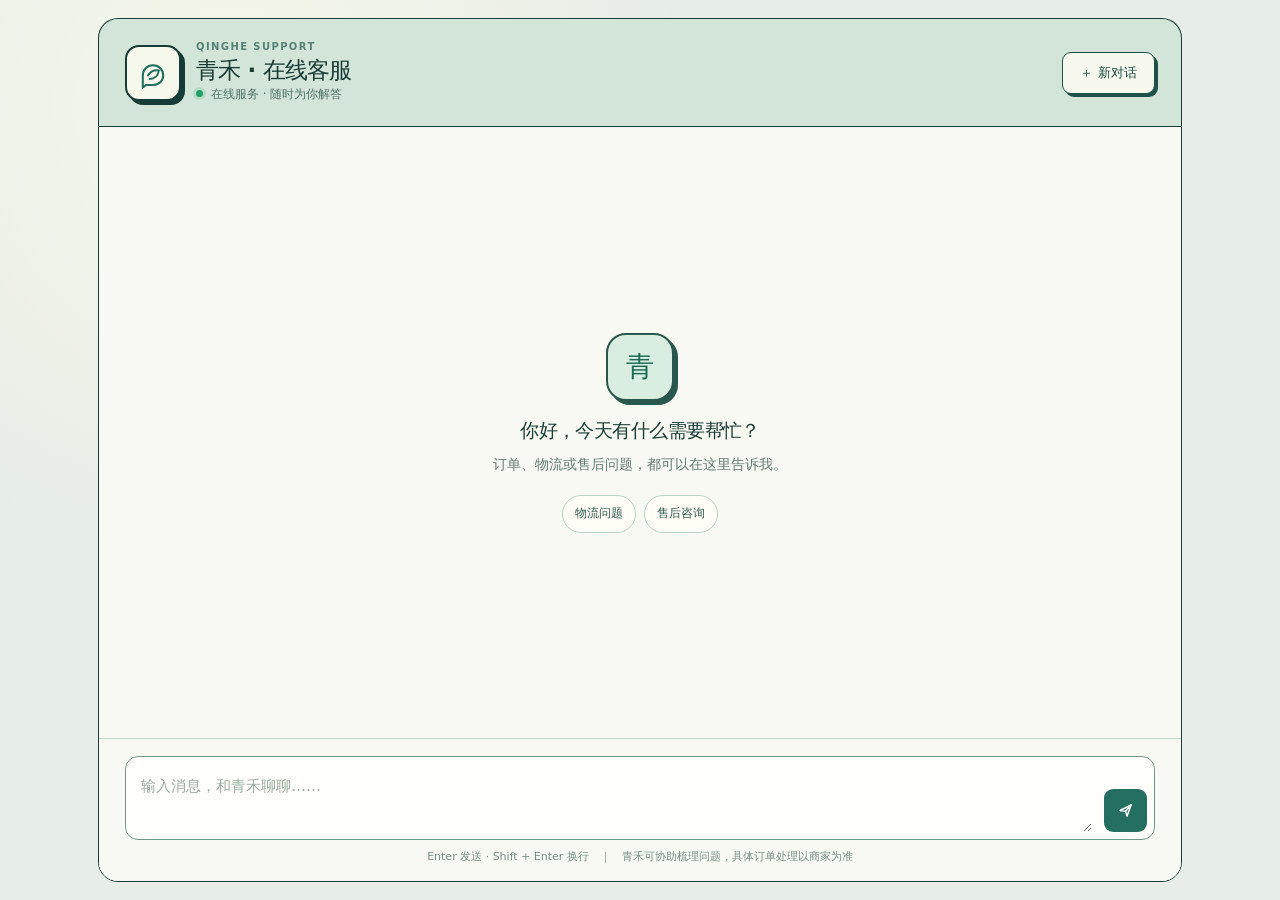
<file: src/customer_service/index.html>
<!doctype html>
<html lang="zh-CN">
<head>
  <meta charset="utf-8">
  <meta name="viewport" content="width=device-width, initial-scale=1">
  <title>青禾客服 · 在线对话</title>
  <style>
    :root { font-family: "Inter", "Microsoft YaHei", "PingFang SC", system-ui, sans-serif; color: #18243a; background: #f3f6fb; font-synthesis: none; }
    * { box-sizing: border-box; }
    body { margin: 0; }
    button, textarea, input { font: inherit; }
    button { cursor: pointer; transition: background .2s ease, border-color .2s ease, transform .2s ease, box-shadow .2s ease; }
    button:focus-visible, textarea:focus-visible, input:focus-visible { outline: 3px solid #9ec6ff; outline-offset: 2px; }
    button:disabled { cursor: not-allowed; opacity: .56; }
    main { width: min(1080px, 100%); height: 100dvh; min-height: 680px; margin: auto; padding: 24px; display: grid; grid-template-rows: auto minmax(0, 1fr); gap: 18px; }
    header, section { min-width: 0; background: #fff; border: 1px solid #e3e9f2; border-radius: 20px; box-shadow: 0 10px 32px #1f3b6509; }
    header { padding: 19px 24px; display: flex; align-items: center; justify-content: space-between; gap: 20px; }
    .brand { display: flex; align-items: center; gap: 15px; min-width: 0; }
    .brand-mark { display: grid; place-items: center; flex: none; width: 46px; height: 46px; border-radius: 14px; color: #fff; background: linear-gradient(145deg, #2769d7, #184ba8); box-shadow: 0 7px 18px #2461c533; }
    .brand-mark svg { width: 25px; height: 25px; }
    .eyebrow { margin: 0 0 5px; color: #5c7baa; font-size: 10px; font-weight: 750; letter-spacing: .16em; }
    h1 { margin: 0; font-size: 21px; line-height: 1.2; letter-spacing: -.035em; }
    p { margin: 0; color: #728096; font-size: 13px; line-height: 1.6; }
    .header-actions { display: flex; align-items: center; gap: 14px; flex: none; }
    .model-badge { display: flex; align-items: center; gap: 8px; padding: 9px 12px; border: 1px solid #e3eaf3; border-radius: 999px; color: #4b617f; background: #f8fafd; font-size: 12px; font-weight: 650; }
    .status-dot { width: 7px; height: 7px; border-radius: 50%; background: #24b47e; box-shadow: 0 0 0 4px #d9f6e9; }
    button.secondary { min-height: 40px; padding: 9px 14px; border: 1px solid #dbe5f1; border-radius: 10px; color: #385371; background: #fff; font-size: 13px; font-weight: 650; }
    button.secondary:hover { background: #f5f9ff; border-color: #bdd1ec; }
    .chat { display: grid; grid-template-rows: auto minmax(0, 1fr) auto; overflow: hidden; }
    .chat-topbar { display: flex; align-items: center; justify-content: space-between; gap: 12px; padding: 19px 24px; border-bottom: 1px solid #edf1f6; }
    .chat-topbar h2 { margin: 0; font-size: 15px; letter-spacing: -.015em; }
    .chat-topbar p { margin-top: 4px; }
    .live-label { padding: 6px 10px; border: 1px solid #d6e8fa; border-radius: 999px; background: #f1f8ff; color: #2871b3; font-size: 11px; font-weight: 700; white-space: nowrap; }
    #messages { padding: 26px 28px; overflow-y: auto; display: flex; flex-direction: column; gap: 22px; background: radial-gradient(circle at 50% 0, #f7faff 0, #fff 48%); }
    #messages::-webkit-scrollbar { width: 8px; }
    #messages::-webkit-scrollbar-thumb { background: #d8e2ee; border: 2px solid #fff; border-radius: 8px; }
    .empty { max-width: 410px; margin: auto; text-align: center; }
    .empty-icon { display: grid; place-items: center; width: 62px; height: 62px; margin: 0 auto 17px; border: 1px solid #d9e8ff; border-radius: 20px; color: #2d71d4; background: #eff6ff; }
    .empty-icon svg { width: 29px; height: 29px; }
    .empty h3 { margin: 0 0 9px; font-size: 19px; letter-spacing: -.03em; }
    .empty p { font-size: 14px; }
    .suggestions { display: flex; justify-content: center; flex-wrap: wrap; gap: 8px; margin-top: 20px; }
    .suggestion { min-height: 38px; padding: 8px 12px; border: 1px solid #dfe8f4; border-radius: 999px; background: #fff; color: #4b607b; font-size: 12px; }
    .suggestion:hover { background: #eef5ff; border-color: #bad4fa; }
    .message-row { display: flex; align-items: flex-start; gap: 10px; max-width: 90%; }
    .message-row.user { align-self: flex-end; flex-direction: row-reverse; }
    .message-row.assistant { align-self: flex-start; }
    .avatar { display: grid; place-items: center; flex: none; width: 31px; height: 31px; border-radius: 10px; font-size: 11px; font-weight: 800; }
    .assistant .avatar { color: #2663bf; background: #e9f2ff; }
    .user .avatar { color: #fff; background: #627899; }
    .message-body { min-width: 0; }
    .sender { margin: 0 0 6px 2px; color: #8593a5; font-size: 11px; font-weight: 650; }
    .user .sender { text-align: right; margin-right: 2px; }
    .bubble { padding: 12px 15px; border-radius: 14px; line-height: 1.75; white-space: pre-wrap; word-break: break-word; font-size: 14px; }
    .user .bubble { background: #2464ce; color: #fff; border-top-right-radius: 4px; box-shadow: 0 5px 14px #2464ce20; }
    .assistant .bubble { background: #f0f4f9; color: #263750; border-top-left-radius: 4px; }
    .tool-badge { display: inline-flex; align-items: center; margin: 0 0 6px 2px; padding: 3px 8px; border: 1px solid #a9c9b5; border-radius: 999px; background: #e8f4e7; color: #255b48; font-size: 10px; font-weight: 700; white-space: nowrap; }
    .tool-badge.error { border-color: #e5b3a6; background: #fff0e9; color: #9c4538; }
    .composer { padding: 17px 20px 14px; border-top: 1px solid #edf1f6; background: #fff; }
    .composer-box { display: flex; align-items: flex-end; gap: 12px; padding: 8px; border: 1px solid #dbe4ef; border-radius: 14px; background: #fbfcff; transition: border-color .2s, box-shadow .2s; }
    .composer-box:focus-within { border-color: #8ab4f2; box-shadow: 0 0 0 3px #dfeeff; }
    textarea { flex: 1; min-width: 0; min-height: 46px; max-height: 150px; padding: 10px 8px; border: 0; resize: vertical; outline: none; background: transparent; color: #22334a; font-size: 14px; line-height: 1.6; }
    textarea:focus-visible { outline: none; }
    textarea::placeholder, input::placeholder { color: #9ba9ba; }
    .send-button { display: grid; place-items: center; flex: none; width: 43px; height: 43px; padding: 0; border: 0; border-radius: 11px; color: #fff; background: #2464ce; }
    .send-button svg { width: 19px; height: 19px; }
    .send-button:hover { background: #164fad; transform: translateY(-1px); }
    .composer-note { margin: 8px 4px 0; color: #98a5b5; font-size: 11px; }
    @media (max-width: 900px) { main { height: 100dvh; min-height: 560px; } }
    @media (max-width: 620px) { main { padding: 10px; gap: 10px; min-height: 480px; } header { padding: 14px; } .brand-mark { width: 40px; height: 40px; } h1 { font-size: 17px; } .model-badge { display: none; } .chat-topbar { padding: 16px; } #messages { padding: 20px 14px; } .message-row { max-width: 98%; } .composer { padding: 12px; } .empty h3 { font-size: 17px; } }
    @media (prefers-reduced-motion: reduce) { button, .composer-box { transition: none; } .send-button:hover { transform: none; } }
    /* 青禾主题：参考单屏会话结构，改用青绿与深墨色。 */
    :root { color: #183431; background: #e7eee8; }
    body { background: radial-gradient(circle at 18% 12%, #f5f6e7, transparent 35%), #e7eee8; }
    main { width: min(1120px, 100%); padding: 18px; gap: 0; }
    header, section { border: 1px solid #183b37; box-shadow: none; }
    header { min-height: 108px; padding: 20px 26px; border-radius: 20px 20px 0 0; border-bottom: 0; background: #d2e5d8; }
    .brand-mark { width: 56px; height: 56px; border: 2px solid #173b36; border-radius: 14px; background: #f6f8ec; color: #1e6f60; box-shadow: 4px 4px 0 #173b36; }
    .brand-mark svg { width: 34px; height: 34px; }
    .eyebrow { color: #568175; letter-spacing: .14em; }
    h1 { color: #193b36; font-size: 23px; }
    .brand p { color: #517268; font-size: 12px; }
    .status-dot { display: inline-block; margin-right: 8px; vertical-align: 1px; background: #23a16d; box-shadow: 0 0 0 3px #b5ddc4; }
    button.secondary { min-height: 42px; padding: 9px 17px; border: 1.5px solid #1f5148; border-radius: 9px; background: #f8f9ee; color: #174b40; box-shadow: 3px 3px 0 #1f5148; }
    button.secondary:hover { background: #e6f2e6; border-color: #1f5148; }
    .chat { grid-template-rows: minmax(0, 1fr) auto; border-radius: 0 0 20px 20px; background: #f8f9f2; }
    #messages { padding: 34px 44px; gap: 29px; background: #f8f9f2; }
    .empty-icon { width: 68px; height: 68px; border: 2px solid #29574d; border-radius: 20px; background: #d9eee0; color: #1a6957; font-size: 28px; font-weight: 800; box-shadow: 4px 4px 0 #29574d; }
    .empty h3 { color: #1b3d37; }
    .empty p { color: #647b72; }
    .suggestion { border-color: #b9d4c6; background: #fffdf5; color: #315b50; }
    .suggestion:hover { border-color: #5b9c82; background: #eaf4e9; }
    .message-row { max-width: 84%; }
    .avatar { border: 1px solid #356458; border-radius: 8px; }
    .assistant .avatar { color: #1e6656; background: #deefe2; }
    .user .avatar { color: #fff; background: #29584f; }
    .sender { color: #678078; }
    .bubble { padding: 15px 18px; border-radius: 14px; font-size: 15px; line-height: 1.8; }
    .user .bubble { background: #266e62; color: #fff; border-top-right-radius: 4px; box-shadow: none; }
    .assistant .bubble { border: 1px solid #d7e2d8; background: #fffefa; color: #263d37; border-top-left-radius: 4px; }
    .composer { padding: 17px 26px 15px; border-top: 1px solid #c5d7c8; background: #f8f9f2; }
    .composer-box { padding: 7px; border: 1.5px solid #739787; border-radius: 13px; background: #fffefa; }
    .composer-box:focus-within { border-color: #2c7966; box-shadow: 0 0 0 3px #d5e9d9; }
    textarea { font-size: 15px; }
    textarea::placeholder { color: #9aac9f; }
    .send-button { border-radius: 9px; background: #246f60; }
    .send-button:hover { background: #165749; }
    .composer-note { color: #789086; text-align: center; }
    @media (max-width: 620px) { main { padding: 8px; } header { min-height: 88px; padding: 12px; } .brand-mark { width: 44px; height: 44px; box-shadow: 2px 2px 0 #173b36; } .brand-mark svg { width: 27px; height: 27px; } h1 { font-size: 18px; } #messages { padding: 22px 14px; } .message-row { max-width: 96%; } .bubble { padding: 12px 14px; font-size: 14px; } .composer { padding: 12px; } .composer-note { font-size: 10px; } }
  </style>
</head>
<body>
<main>
  <header>
    <div class="brand">
      <div class="brand-mark" aria-hidden="true"><svg viewBox="0 0 40 40" fill="none"><path d="M8 23c0-7 5-12 12-12s12 5 12 12c0 6-5 11-12 11h-8l-4 3v-14Z" stroke="currentColor" stroke-width="2.4"/><path d="M14 23c3-5 8-7 13-6-1 6-5 10-11 10" stroke="currentColor" stroke-width="2.2" stroke-linecap="round" stroke-linejoin="round"/></svg></div>
      <div><div class="eyebrow">QINGHE SUPPORT</div><h1>青禾 · 在线客服</h1><p><span class="status-dot"></span>在线服务 · 随时为你解答</p></div>
    </div>
    <div class="header-actions"><button id="new-chat" class="secondary" type="button">＋ 新对话</button></div>
  </header>
  <section class="chat" aria-label="对话">
    <div id="messages" aria-live="polite">
      <div class="empty">
        <div class="empty-icon" aria-hidden="true">青</div>
        <h3>你好，今天有什么需要帮忙？</h3><p>订单、物流或售后问题，都可以在这里告诉我。</p>
        <div class="suggestions"><button class="suggestion" type="button" data-prompt="我的订单物流一直没有更新，怎么办？">物流问题</button><button class="suggestion" type="button" data-prompt="收到的商品有问题，我想了解售后处理方式。">售后咨询</button></div>
      </div>
    </div>
    <form id="chat-form" class="composer">
      <div class="composer-box"><textarea id="message" aria-label="输入对话消息" placeholder="输入消息，和青禾聊聊……" required></textarea><button id="send" class="send-button" type="submit" aria-label="发送消息"><svg viewBox="0 0 24 24" fill="none" stroke="currentColor" stroke-width="2" stroke-linecap="round" stroke-linejoin="round"><path d="m5 12 14-7-5 14-2-6-7-1Z"/><path d="m12 13 7-8"/></svg></button></div>
      <p class="composer-note">Enter 发送 · Shift + Enter 换行　｜　青禾可协助梳理问题，具体订单处理以商家为准</p>
    </form>
  </section>
</main>
<script>
  const messages = document.getElementById('messages');
  const chatForm = document.getElementById('chat-form');
  const messageInput = document.getElementById('message');
  const sendButton = document.getElementById('send');
  let conversationId = null;
  let busy = false;

  function addBubble(role, text) {
    messages.querySelector('.empty')?.remove();
    const row = document.createElement('div');
    row.className = `message-row ${role}`;
    const avatar = document.createElement('div');
    avatar.className = 'avatar';
    avatar.setAttribute('aria-hidden', 'true');
    avatar.textContent = role === 'user' ? '我' : '青';
    const body = document.createElement('div');
    body.className = 'message-body';
    const sender = document.createElement('div');
    sender.className = 'sender';
    sender.textContent = role === 'user' ? '我' : '青禾客服';
    const bubble = document.createElement('div');
    bubble.className = 'bubble';
    bubble.textContent = text;
    body.append(sender, bubble);
    row.append(avatar, body);
    messages.appendChild(row);
    messages.scrollTop = messages.scrollHeight;
    return bubble;
  }

  function handleEvent(block, bubble) {
    const lines = block.split('\n');
    const event = lines.find(line => line.startsWith('event: '))?.slice(7);
    const dataLine = lines.find(line => line.startsWith('data: '));
    if (!event || !dataLine) return;
    const data = JSON.parse(dataLine.slice(6));
    if (event === 'session') conversationId = data.conversation_id;
    if (event === 'tool_status') {
      const body = bubble.parentElement;
      let badge = body.querySelector('.tool-badge');
      if (!badge) {
        badge = document.createElement('span');
        badge.className = 'tool-badge';
        body.insertBefore(badge, bubble);
      }
      badge.textContent = `${data.tool_name} · ${data.state === 'running' ? '查询中' : data.state === 'success' ? '已查询' : '查询失败'}`;
      badge.classList.toggle('error', data.state === 'error');
    }
    if (event === 'token') {
      bubble.textContent += data.text;
      messages.scrollTop = messages.scrollHeight;
    }
    if (event === 'error') bubble.textContent += `\n[请求失败] ${data.message}`;
  }

  chatForm.addEventListener('submit', async event => {
    event.preventDefault();
    if (busy) return;
    const message = messageInput.value.trim();
    if (!message) return;
    busy = true;
    sendButton.disabled = true;
    addBubble('user', message);
    messageInput.value = '';
    const answer = addBubble('assistant', '');
    try {
      const response = await fetch('/chat/stream', {
        method: 'POST',
        headers: { 'Content-Type': 'application/json' },
        body: JSON.stringify({ message, conversation_id: conversationId })
      });
      if (!response.ok || !response.body) throw new Error(`HTTP ${response.status}`);
      const reader = response.body.getReader();
      const decoder = new TextDecoder();
      let pending = '';
      while (true) {
        const { value, done } = await reader.read();
        pending += decoder.decode(value || new Uint8Array(), { stream: !done }).replaceAll('\r\n', '\n');
        let boundary;
        while ((boundary = pending.indexOf('\n\n')) !== -1) {
          handleEvent(pending.slice(0, boundary), answer);
          pending = pending.slice(boundary + 2);
        }
        if (done) break;
      }
      if (!answer.textContent) answer.textContent = '[模型未返回文本]';
    } catch (error) {
      answer.textContent += `\n[请求失败] ${error.message}`;
    } finally {
      busy = false;
      sendButton.disabled = false;
      messageInput.focus();
    }
  });

  messageInput.addEventListener('keydown', event => {
    if (event.key === 'Enter' && !event.shiftKey && !event.isComposing) {
      event.preventDefault();
      chatForm.requestSubmit();
    }
  });

  document.querySelectorAll('.suggestion').forEach(button => {
    button.addEventListener('click', () => {
      messageInput.value = button.dataset.prompt;
      messageInput.focus();
    });
  });

  document.getElementById('new-chat').addEventListener('click', () => {
    if (busy) return;
    conversationId = null;
    messages.innerHTML = '<div class="empty"><div class="empty-icon" aria-hidden="true">青</div><h3>新的对话，新的开始</h3><p>发送消息，青禾会在这里回复你。</p></div>';
    messageInput.focus();
  });

</script>
</body>
</html>
</file>
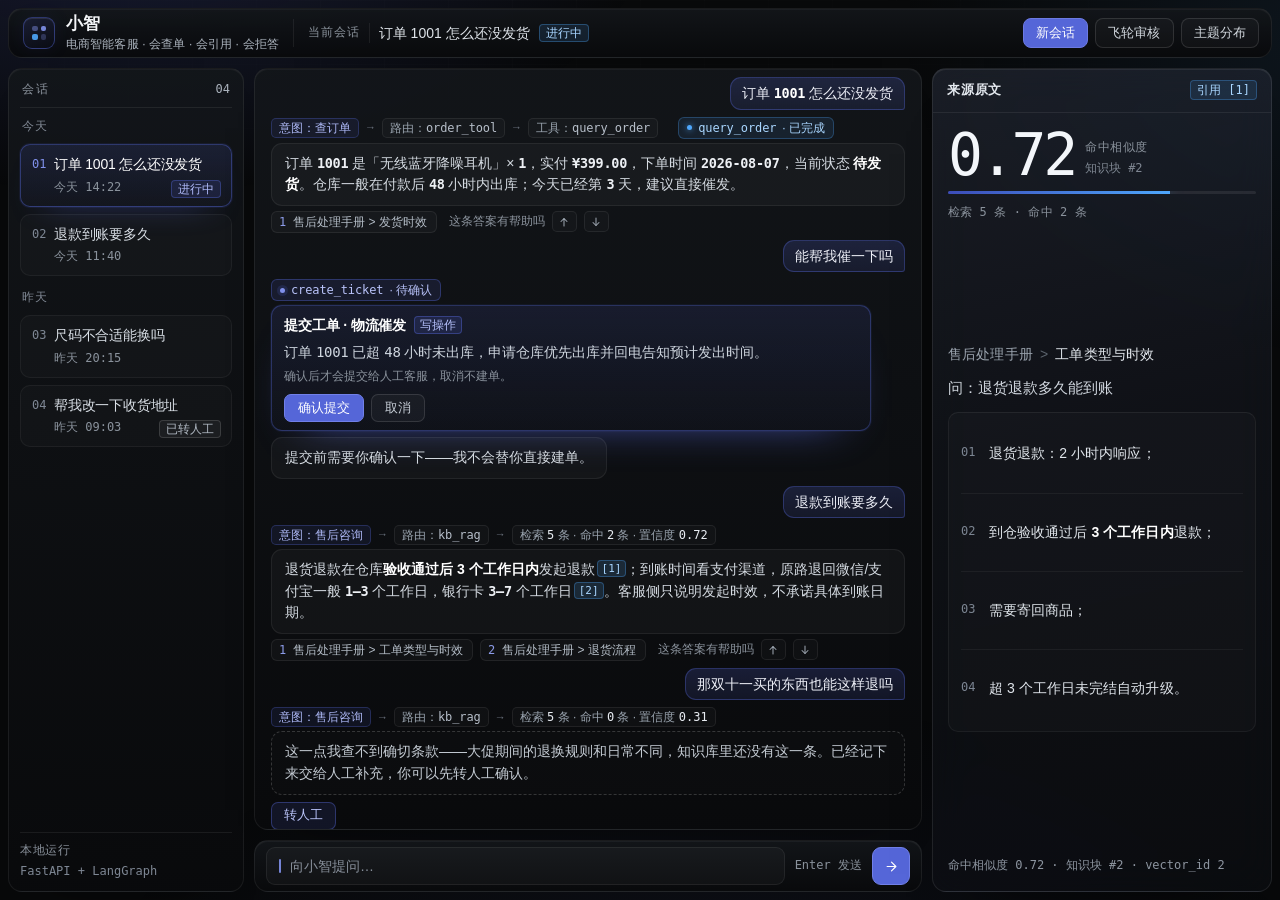
<file: design-demos/01-bento-console.html>
<!DOCTYPE html>
<html lang="zh-CN">
<head>
<meta charset="utf-8">
<title>小智 · 电商智能客服 · Bento Console</title>
<style>
  *{box-sizing:border-box;margin:0;padding:0}
  :root{
    --bg:#08090A;
    --line:rgba(255,255,255,.07);
    --line2:rgba(255,255,255,.12);
    --ink:#ECEFF3;
    --ink2:#AAB2BC;
    --ink3:#8A929C;
    --brand:#5566D8;
    --brand2:#8090EA;
    --cyan:#4EA7FC;
    --sans:"PingFang SC","Microsoft YaHei","Noto Sans SC",-apple-system,"Segoe UI",sans-serif;
    --mono:ui-monospace,"SF Mono",Consolas,"Cascadia Mono",monospace;
  }
  html,body{height:100%}
  body{
    background:var(--bg);
    color:var(--ink);
    font-family:var(--sans);
    font-size:14px;
    line-height:1.6;
    overflow:hidden;
    -webkit-font-smoothing:antialiased;
    text-rendering:optimizeLegibility;
  }
  /* 环境光：只用靛蓝 / 青蓝两侧微光，不做紫→粉 */
  body::before{
    content:"";position:fixed;inset:0;pointer-events:none;z-index:0;
    background:
      radial-gradient(780px 420px at 10% -10%, rgba(85,102,216,.20), transparent 68%),
      radial-gradient(620px 460px at 104% 4%, rgba(78,167,252,.08), transparent 70%),
      radial-gradient(900px 520px at 55% 118%, rgba(85,102,216,.07), transparent 72%);
  }
  body::after{
    content:"";position:fixed;inset:0;pointer-events:none;z-index:0;opacity:.55;
    background-image:
      linear-gradient(rgba(255,255,255,.022) 1px, transparent 1px),
      linear-gradient(90deg, rgba(255,255,255,.022) 1px, transparent 1px);
    background-size:64px 64px;
    -webkit-mask-image:radial-gradient(860px 620px at 46% -6%, #000 0%, transparent 86%);
    mask-image:radial-gradient(860px 620px at 46% -6%, #000 0%, transparent 86%);
  }
  ::selection{background:rgba(85,102,216,.4);color:#fff}
  button,input{font-family:inherit;font-size:inherit;color:inherit}
  :focus-visible{outline:1px solid rgba(85,102,216,.9);outline-offset:2px}

  .app{
    position:relative;z-index:1;
    height:100vh;
    padding:8px;
    display:grid;
    grid-template-columns:236px minmax(0,1fr) 340px;
    grid-template-rows:50px minmax(0,1fr) 52px;
    gap:10px;
  }

  /* ---- bento 单元基座 ---- */
  .cell{
    position:relative;
    min-width:0;min-height:0;
    background:linear-gradient(180deg, rgba(19,22,26,.94), rgba(9,10,12,.97));
    border:1px solid var(--line);
    border-radius:14px;
    box-shadow:inset 0 1px 0 rgba(255,255,255,.045), 0 20px 46px -40px #000;
  }
  .mono{font-family:var(--mono);font-variant-numeric:tabular-nums;letter-spacing:-.01em}
  .num{font-family:var(--mono);font-variant-numeric:tabular-nums;letter-spacing:-.02em}

  /* ================= 顶栏（bento 第一格） ================= */
  .topbar{
    grid-column:1/-1;grid-row:1;
    display:flex;align-items:center;gap:14px;
    padding:0 12px 0 14px;
  }
  .brand{display:flex;align-items:center;gap:11px;flex:0 0 auto}
  .mark{
    width:32px;height:32px;border-radius:9px;flex:0 0 auto;
    border:1px solid rgba(85,102,216,.45);
    background:linear-gradient(160deg,#191D33,#0A0C13);
    box-shadow:inset 0 1px 0 rgba(255,255,255,.09), 0 0 24px -12px rgba(85,102,216,1);
    display:grid;grid-template-columns:1fr 1fr;grid-template-rows:1fr 1fr;gap:3px;padding:8px;
  }
  .mark i{display:block;border-radius:2px;background:var(--brand2);opacity:.9}
  .mark i:nth-child(1){opacity:.45}
  .mark i:nth-child(3){background:var(--cyan);opacity:.9}
  .mark i:nth-child(4){opacity:.28}
  .brand-txt{display:flex;flex-direction:column;gap:1px}
  .brand-txt h1{font-size:17px;font-weight:600;letter-spacing:-.02em;line-height:1.25;color:#F4F6F9}
  .brand-sub{font-size:12px;line-height:1.4;color:var(--ink2);letter-spacing:.01em;white-space:nowrap}
  .divider{width:1px;height:28px;background:var(--line);flex:0 0 auto}

  .thread-id{display:flex;align-items:center;gap:9px;min-width:0}
  .ti-label{
    font-size:12px;color:var(--ink3);letter-spacing:.08em;white-space:nowrap;
    padding-right:9px;border-right:1px solid var(--line);
  }
  .ti-title{font-size:14px;color:#DFE4EA;white-space:nowrap;overflow:hidden;text-overflow:ellipsis}

  .top-actions{margin-left:auto;display:flex;align-items:center;gap:7px;flex:0 0 auto}
  .tbtn{
    height:30px;padding:0 12px;border-radius:8px;cursor:pointer;
    border:1px solid var(--line2);
    background:rgba(255,255,255,.028);
    color:#D3D9E0;font-size:12.5px;letter-spacing:.01em;
    transition:background .15s,border-color .15s,color .15s,transform .08s;
  }
  .tbtn:hover{background:rgba(255,255,255,.075);border-color:rgba(255,255,255,.22);color:#fff}
  .tbtn:active{transform:translateY(1px);background:rgba(255,255,255,.05)}
  .tbtn.primary{
    background:var(--brand);border-color:#6C7AE2;color:#fff;
  }
  .tbtn.primary:hover{background:#6374E2;border-color:#7C89EA}

  /* ================= 左：会话 bento 卡堆 ================= */
  .rail{
    grid-column:1;grid-row:2/4;
    display:flex;flex-direction:column;gap:8px;
    padding:11px 11px 10px;overflow:hidden;
  }
  .rail-head{
    display:flex;align-items:center;justify-content:space-between;
    padding:0 2px 8px;margin-bottom:1px;
    border-bottom:1px solid var(--line);
  }
  .rail-title{font-size:12px;letter-spacing:.16em;color:var(--ink3)}
  .rail-count{font-family:var(--mono);font-size:12px;color:var(--ink2)}

  .conv-group{display:flex;flex-direction:column;gap:7px}
  .cg-label{
    font-family:var(--mono);font-size:12px;letter-spacing:.12em;color:#808894;
    padding:0 2px 1px;
  }
  .conv-group + .conv-group{margin-top:4px}
  .conv-item{
    position:relative;display:block;width:100%;text-align:left;cursor:pointer;
    padding:10px 11px 10px 33px;border-radius:10px;
    background:rgba(255,255,255,.018);
    border:1px solid rgba(255,255,255,.05);
    transition:background .16s,border-color .16s,transform .08s;
  }
  .conv-item:hover{background:rgba(255,255,255,.05);border-color:rgba(255,255,255,.12)}
  .conv-item:active{transform:translateY(1px)}
  .conv-item.active{
    background:linear-gradient(180deg, rgba(85,102,216,.15), rgba(85,102,216,.045));
    border-color:rgba(85,102,216,.42);
    box-shadow:0 0 0 1px rgba(85,102,216,.10), 0 14px 34px -26px rgba(85,102,216,1);
  }
  .conv-idx{
    position:absolute;left:11px;top:11px;
    font-family:var(--mono);font-size:12px;line-height:1.4;color:#7E8794;
  }
  .conv-item.active .conv-idx{color:var(--brand2)}
  .conv-title{font-size:14px;line-height:1.4;letter-spacing:-.015em;color:#D9DFE6}
  .conv-item.active .conv-title{color:#FFFFFF}
  .conv-meta{
    display:block;margin-top:4px;font-family:var(--mono);font-size:12px;line-height:1.4;color:var(--ink3);
    white-space:nowrap;
  }
  .tag{
    display:inline-flex;align-items:center;height:18px;padding:0 6px;border-radius:4px;
    font-size:12px;line-height:1;
  }
  .conv-tag{
    position:absolute;right:10px;bottom:8px;
    border:1px solid rgba(85,102,216,.38);
    background:rgba(85,102,216,.14);color:#AFBAFA;
  }
  .conv-tag.muted{
    border-color:rgba(255,255,255,.14);
    background:rgba(255,255,255,.045);color:#B2BAC4;
  }
  .tag.live{border:1px solid rgba(78,167,252,.32);background:rgba(78,167,252,.12);color:#A8D5FF}

  .rail-foot{
    margin-top:auto;padding-top:8px;border-top:1px solid var(--line);
    display:flex;flex-direction:column;gap:2px;
  }
  .rail-foot .rf-1{font-size:12px;color:var(--ink3);letter-spacing:.06em}
  .rail-foot .rf-2{font-family:var(--mono);font-size:12px;color:#7E8794}

  /* ================= 中：对话（最大格） ================= */
  .thread{
    grid-column:2;grid-row:2;
    display:flex;flex-direction:column;overflow:hidden;
  }
  .msg-scroll{
    flex:1;min-height:0;overflow-y:auto;overflow-x:hidden;
    padding:8px 16px 6px;
    scrollbar-width:thin;scrollbar-color:rgba(255,255,255,.16) transparent;
  }
  .msg-scroll::-webkit-scrollbar{width:8px}
  .msg-scroll::-webkit-scrollbar-track{background:transparent}
  .msg-scroll::-webkit-scrollbar-thumb{
    background:rgba(255,255,255,.14);border-radius:8px;border:2px solid transparent;background-clip:content-box;
  }
  .msg-scroll::-webkit-scrollbar-thumb:hover{background:rgba(255,255,255,.26);background-clip:content-box}

  .msg{display:flex;flex-direction:column;align-items:flex-start;min-width:0}
  .msg + .msg{margin-top:7px}
  .msg.user{align-items:flex-end}

  /* 轨迹行：决策流 + 工具徽章 共用一条发丝线 */
  .trace{
    display:flex;align-items:center;gap:10px;
    width:100%;max-width:800px;margin-bottom:4px;min-height:20px;
  }
  .flow-line{display:flex;align-items:center;gap:6px;min-width:0;overflow:hidden}
  .flow-node{
    flex:0 0 auto;white-space:nowrap;
    height:20px;line-height:18px;padding:0 7px;border-radius:5px;
    font-size:12px;color:#98A2AD;
    border:1px solid rgba(255,255,255,.07);
    background:rgba(255,255,255,.022);
  }
  .flow-node .mono{font-size:12px;color:#B6BEC9}
  .flow-intent{
    color:#AEB9F7;border-color:rgba(85,102,216,.30);background:rgba(85,102,216,.10);
  }
  .flow-node.conf{color:#98A2AD}
  .flow-node.conf b{font-family:var(--mono);font-weight:500;color:#E9EDF3}
  .flow-arrow{flex:0 0 auto;font-size:11px;color:#6A727D;line-height:1}
  .tool-badges{display:flex;gap:6px;margin-left:10px;flex:0 0 auto}
  .badge{
    display:inline-flex;align-items:center;gap:6px;height:22px;padding:0 8px;border-radius:6px;
    font-size:12px;line-height:1;white-space:nowrap;
  }
  .badge .bdot{width:5px;height:5px;border-radius:50%;flex:0 0 auto}
  .badge .mono{font-size:12px}
  .badge.ok{
    color:#A9D6FF;background:rgba(78,167,252,.10);border:1px solid rgba(78,167,252,.28);
  }
  .badge.ok .bdot{background:var(--cyan);box-shadow:0 0 6px rgba(78,167,252,.85)}
  .badge.running{
    color:#B9C3FA;background:rgba(85,102,216,.13);border:1px solid rgba(85,102,216,.36);
  }
  .badge.running .bdot{
    background:var(--brand2);box-shadow:0 0 0 3px rgba(85,102,216,.16);
  }

  /* 气泡 */
  .bubble{
    max-width:760px;
    padding:9px 13px;border-radius:11px;
    background:rgba(255,255,255,.03);
    border:1px solid rgba(255,255,255,.065);
    color:#D5DBE2;font-size:14px;line-height:1.55;
  }
  .bubble b{font-weight:600;color:#FFFFFF}
  .bubble .num{color:#EDF0F4;font-size:13.5px;font-weight:600}
  .msg.user .bubble{
    max-width:66%;
    background:linear-gradient(180deg, rgba(85,102,216,.20), rgba(85,102,216,.12));
    border:1px solid rgba(85,102,216,.34);
    color:#EDEFF7;
    border-radius:11px 11px 3px 11px;
    padding:5px 11px;line-height:1.45;
  }
  .msg.user .bubble .num{color:#fff;font-weight:600;font-size:13.5px}

  .cite{
    display:inline-block;margin-left:2px;padding:0 4px;border-radius:4px;
    font-family:var(--mono);font-size:11px;line-height:15px;vertical-align:1.5px;
    color:#A9D6FF;background:rgba(78,167,252,.14);border:1px solid rgba(78,167,252,.32);
    cursor:pointer;transition:background .15s,color .15s;
  }
  .cite:hover{background:rgba(78,167,252,.3);color:#fff}

  /* 来源 chip + 反馈 同行 */
  .msg-foot{
    display:flex;align-items:center;gap:10px;flex-wrap:wrap;
    width:100%;max-width:800px;margin-top:5px;
  }
  .source-list{display:flex;gap:7px;flex-wrap:wrap}
  .source-chip{
    display:inline-flex;align-items:center;gap:7px;height:22px;padding:0 9px 0 7px;
    border-radius:6px;cursor:pointer;
    border:1px solid var(--line);background:rgba(255,255,255,.028);
    color:#B4BDC7;font-size:12px;line-height:1;
    transition:background .15s,border-color .15s,color .15s,transform .08s;
  }
  .chip-idx{font-family:var(--mono);font-size:12px;color:#8C9BE8}
  .source-chip:hover{
    background:rgba(85,102,216,.14);border-color:rgba(85,102,216,.45);color:#EAEDF6;
  }
  .source-chip:active{transform:translateY(1px)}

  .feedback{margin-left:2px;flex:0 0 auto}
  .feedback-inner{display:flex;align-items:center;gap:7px;font-size:12px;color:var(--ink3)}
  .fb-btn{
    width:25px;height:21px;display:grid;place-items:center;cursor:pointer;
    border-radius:5px;border:1px solid var(--line);background:rgba(255,255,255,.02);
    color:#9AA3AD;transition:background .15s,color .15s,border-color .15s,transform .08s;
  }
  .fb-btn:hover{background:rgba(255,255,255,.07);border-color:rgba(255,255,255,.22);color:#fff}
  .fb-btn:active{transform:translateY(1px)}
  .fb-btn.active{color:#A9D6FF;background:rgba(78,167,252,.16);border-color:rgba(78,167,252,.45)}
  .fb-btn.locked{opacity:.45;cursor:default}
  .fb-btn.down svg{transform:rotate(180deg)}

  /* 写操作确认卡（唯一带发光的实体） */
  .confirm-card{
    width:100%;max-width:600px;padding:8px 12px;border-radius:11px;
    border:1px solid rgba(85,102,216,.36);
    background:linear-gradient(180deg, rgba(85,102,216,.13), rgba(85,102,216,.035));
    box-shadow:0 0 0 1px rgba(85,102,216,.08), 0 20px 46px -34px rgba(85,102,216,1);
  }
  .confirm-title{
    display:flex;align-items:center;gap:8px;
    font-size:14px;font-weight:600;color:#FFFFFF;letter-spacing:-.01em;
  }
  .confirm-title .ck{
    font-family:var(--mono);font-size:12px;font-weight:400;line-height:16px;
    padding:0 5px;border-radius:4px;color:#B4BFFA;
    border:1px solid rgba(85,102,216,.42);background:rgba(85,102,216,.16);
  }
  .confirm-desc{margin-top:5px;font-size:14px;line-height:1.55;color:#CFD6DF}
  .confirm-note{margin-top:4px;font-size:12px;line-height:1.55;color:var(--ink3)}
  .confirm-actions{display:flex;gap:7px;margin-top:8px}
  .confirm-btn{
    height:28px;padding:0 13px;border-radius:7px;cursor:pointer;
    font-size:13px;line-height:1;
    border:1px solid var(--line2);background:rgba(255,255,255,.035);color:#C6CDD6;
    transition:background .15s,border-color .15s,color .15s,transform .08s;
  }
  .confirm-btn:hover{background:rgba(255,255,255,.09);color:#fff;border-color:rgba(255,255,255,.24)}
  .confirm-btn:active{transform:translateY(1px)}
  .confirm-btn.primary{
    background:var(--brand);border-color:#7180E8;color:#fff;
  }
  .confirm-btn.primary:hover{background:#6374E2;border-color:#8592EE}

  .actions{display:flex;gap:7px;margin-top:7px}
  .action-btn{
    height:28px;padding:0 12px;border-radius:7px;cursor:pointer;
    font-size:12.5px;line-height:1;
    border:1px solid rgba(85,102,216,.4);background:rgba(85,102,216,.13);color:#BBC5FB;
    transition:background .15s,border-color .15s,color .15s,transform .08s;
  }
  .action-btn:hover{background:rgba(85,102,216,.26);border-color:rgba(85,102,216,.62);color:#fff}
  .action-btn:active{transform:translateY(1px)}
  .action-btn.primary{background:var(--brand);border-color:#7180E8;color:#fff}
  .action-btn.done{border-color:rgba(78,167,252,.35);background:rgba(78,167,252,.12);color:#A9D6FF}

  /* 拒答气泡 */
  .bubble.abstained{
    background:rgba(255,255,255,.012);
    border:1px dashed rgba(255,255,255,.17);
    color:#C3CAD2;
  }

  /* ================= 底：输入（与上方同 gutter） ================= */
  .composer{
    grid-column:2;grid-row:3;
    display:flex;align-items:center;gap:10px;
    padding:0 11px;
  }
  .comp-field{
    flex:1;min-width:0;display:flex;align-items:center;gap:9px;
    height:38px;padding:0 12px;border-radius:9px;
    background:rgba(255,255,255,.03);
    border:1px solid var(--line);
    transition:border-color .15s,box-shadow .15s,background .15s;
  }
  .comp-field:focus-within{
    border-color:rgba(85,102,216,.55);
    background:rgba(85,102,216,.06);
    box-shadow:0 0 0 3px rgba(85,102,216,.12);
  }
  .comp-field .caret{
    width:2px;height:14px;background:var(--brand2);opacity:.9;flex:0 0 auto;border-radius:1px;
  }
  .comp-field input{
    flex:1;min-width:0;background:none;border:0;outline:0;
    font-size:14px;color:#E9EDF3;
  }
  .comp-field input::placeholder{color:#868E99}
  .comp-keys{
    flex:0 0 auto;font-family:var(--mono);font-size:12px;color:#8A929C;white-space:nowrap;
  }
  .send{
    flex:0 0 auto;width:38px;height:38px;border-radius:9px;cursor:pointer;
    display:grid;place-items:center;
    background:var(--brand);border:1px solid #7180E8;color:#fff;
    transition:background .15s,box-shadow .15s,transform .08s;
  }
  .send:hover{background:#6374E2;border-color:#8592EE}
  .send:active{transform:translateY(1px)}

  /* ================= 右：常驻证据面板（唯一玻璃层） ================= */
  .source-panel{
    grid-column:3;grid-row:2/4;
    display:flex;flex-direction:column;overflow:hidden;
    background:linear-gradient(168deg, rgba(38,43,56,.60) 0%, rgba(21,24,32,.58) 44%, rgba(12,14,19,.62) 100%);
    -webkit-backdrop-filter:blur(18px) saturate(125%);
    backdrop-filter:blur(18px) saturate(125%);
    border:1px solid rgba(255,255,255,.09);
    box-shadow:inset 0 1px 0 rgba(255,255,255,.075), 0 34px 64px -52px #000;
  }
  .source-head{
    display:flex;align-items:center;justify-content:space-between;gap:8px;
    padding:11px 14px;border-bottom:1px solid var(--line);flex:0 0 auto;
  }
  .source-head h2{font-size:13px;font-weight:600;letter-spacing:.06em;color:#E4E9EF}
  .source-cite{
    font-family:var(--mono);font-size:12px;line-height:16px;padding:1px 6px;border-radius:4px;
    color:#A9D6FF;background:rgba(78,167,252,.12);border:1px solid rgba(78,167,252,.30);
  }
  #source-body{
    flex:1;min-height:0;display:flex;flex-direction:column;justify-content:space-between;
    padding:16px 15px 14px;overflow:auto;
    scrollbar-width:thin;scrollbar-color:rgba(255,255,255,.16) transparent;
  }
  #source-body::-webkit-scrollbar{width:7px}
  #source-body::-webkit-scrollbar-thumb{
    background:rgba(255,255,255,.14);border-radius:8px;border:2px solid transparent;background-clip:content-box;
  }
  .score{display:flex;align-items:flex-end;gap:10px}
  .score-num{
    font-family:var(--mono);font-size:58px;line-height:.9;letter-spacing:-.055em;
    color:#F3F6FA;font-weight:400;
  }
  .score-side{display:flex;flex-direction:column;gap:2px;padding-bottom:3px}
  .score-label{font-size:12px;color:var(--ink3);letter-spacing:.05em}
  .score-unit{font-family:var(--mono);font-size:12px;color:#7F8792}
  .score-bar{
    height:3px;border-radius:3px;background:rgba(255,255,255,.08);overflow:hidden;margin-top:2px;
  }
  .score-bar i{
    display:block;height:100%;width:72%;
    background:linear-gradient(90deg,#3C4CB8, var(--cyan));
    box-shadow:0 0 14px rgba(78,167,252,.55);
  }
  .score-bar{margin-top:10px}
  .score-ret{font-family:var(--mono);font-size:12px;color:#8A929C;margin-top:9px;letter-spacing:.01em}
  .doc-head{display:flex;flex-direction:column;gap:11px}
  .doc-group{margin:auto 0;display:flex;flex-direction:column}
  .doc-group .source-a{margin-top:12px}
  .source-where{
    font-size:14px;line-height:1.5;color:#9BA4AF;letter-spacing:.01em;
  }
  .source-where .sep{color:#5C646E;margin:0 3px}
  .source-where .leaf{color:#E2E7ED}
  .source-q{font-size:15px;line-height:1.6;color:#D2D8E0}
  .doc{
    margin:0;padding:12px 12px 4px;
    background:rgba(255,255,255,.018);
    border:1px solid rgba(255,255,255,.055);
    border-radius:10px;
  }
  .source-a{margin-top:2px;border-top:1px solid var(--line);padding-top:2px}
  .clause{
    display:grid;grid-template-columns:20px 1fr;gap:8px;
    padding:26px 0;border-bottom:1px solid rgba(255,255,255,.05);
    font-size:14px;line-height:1.8;color:#E1E6EC;letter-spacing:.005em;
  }
  .clause:last-child{border-bottom:0}
  .clause .cn{
    font-family:var(--mono);font-size:12px;line-height:1.96;color:#7C8592;
    font-variant-numeric:tabular-nums;
  }
  .clause em{font-style:normal;color:#FFFFFF;font-weight:600}
  .source-meta{
    padding-top:0;
    font-family:var(--mono);font-size:12px;line-height:1.9;color:#8D95A0;
    font-variant-numeric:tabular-nums;
  }

  @media (prefers-reduced-motion:reduce){*{transition:none!important}}
</style>
</head>
<body>
<div class="app">

  <!-- ===== bento 第 1 格：顶栏 ===== -->
  <header class="cell topbar">
    <div class="brand">
      <div class="mark" aria-hidden="true"><i></i><i></i><i></i><i></i></div>
      <div class="brand-txt">
        <h1>小智</h1>
        <span class="brand-sub">电商智能客服 · 会查单 · 会引用 · 会拒答</span>
      </div>
    </div>
    <div class="divider"></div>
    <div class="thread-id">
      <span class="ti-label">当前会话</span>
      <span class="ti-title">订单 1001 怎么还没发货</span>
      <span class="tag live">进行中</span>
    </div>
    <div class="top-actions">
      <button class="tbtn primary">新会话</button>
      <button class="tbtn">飞轮审核</button>
      <button class="tbtn">主题分布</button>
    </div>
  </header>

  <!-- ===== bento 左列：会话卡堆 ===== -->
  <aside class="cell rail">
    <div class="rail-head">
      <span class="rail-title">会话</span>
      <span class="rail-count">04</span>
    </div>

    <div class="conv-group">
      <span class="cg-label">今天</span>

    <button class="conv-item active">
      <span class="conv-idx">01</span>
      <span class="conv-title">订单 1001 怎么还没发货</span>
      <span class="conv-meta">今天 14:22</span>
      <span class="tag conv-tag">进行中</span>
    </button>

    <button class="conv-item">
      <span class="conv-idx">02</span>
      <span class="conv-title">退款到账要多久</span>
      <span class="conv-meta">今天 11:40</span>
    </button>
    </div>

    <div class="conv-group">
      <span class="cg-label">昨天</span>

    <button class="conv-item">
      <span class="conv-idx">03</span>
      <span class="conv-title">尺码不合适能换吗</span>
      <span class="conv-meta">昨天 20:15</span>
    </button>

    <button class="conv-item">
      <span class="conv-idx">04</span>
      <span class="conv-title">帮我改一下收货地址</span>
      <span class="conv-meta">昨天 09:03</span>
      <span class="tag conv-tag muted">已转人工</span>
    </button>
    </div>

    <div class="rail-foot">
      <span class="rf-1">本地运行</span>
      <span class="rf-2">FastAPI + LangGraph</span>
    </div>
  </aside>

  <!-- ===== bento 中央：对话 ===== -->
  <main class="cell thread">
    <div class="msg-scroll">

      <!-- ① -->
      <div class="msg user">
        <div class="bubble">订单 <span class="num">1001</span> 怎么还没发货</div>
      </div>

      <!-- ② -->
      <div class="msg assistant">
        <div class="trace">
          <div class="flow-line">
            <span class="flow-node flow-intent">意图：查订单</span>
            <span class="flow-arrow">→</span>
            <span class="flow-node">路由：<span class="mono">order_tool</span></span>
            <span class="flow-arrow">→</span>
            <span class="flow-node">工具：<span class="mono">query_order</span></span>
          </div>
          <div class="tool-badges">
            <span class="badge ok"><i class="bdot"></i><span class="mono">query_order</span> · 已完成</span>
          </div>
        </div>
        <div class="bubble">订单 <b class="num">1001</b> 是「无线蓝牙降噪耳机」× <b class="num">1</b>，实付 <b class="num">¥399.00</b>，下单时间 <b class="num">2026-08-07</b>，当前状态 <b>待发货</b>。仓库一般在付款后 <b class="num">48</b> 小时内出库；今天已经第 <b class="num">3</b> 天，建议直接催发。</div>
        <div class="msg-foot">
          <div class="source-list">
            <button class="source-chip"><span class="chip-idx">1</span>售后处理手册 &gt; 发货时效</button>
          </div>
          <div class="feedback">
            <div class="feedback-inner">
              <span>这条答案有帮助吗</span>
              <button class="fb-btn up" aria-label="有帮助">
                <svg width="12" height="12" viewBox="0 0 24 24" fill="none" stroke="currentColor" stroke-width="2.1" stroke-linecap="round" stroke-linejoin="round" aria-hidden="true"><path d="M12 20V5"></path><path d="M6 11l6-6 6 6"></path></svg>
              </button>
              <button class="fb-btn down" aria-label="没帮助">
                <svg width="12" height="12" viewBox="0 0 24 24" fill="none" stroke="currentColor" stroke-width="2.1" stroke-linecap="round" stroke-linejoin="round" aria-hidden="true"><path d="M12 20V5"></path><path d="M6 11l6-6 6 6"></path></svg>
              </button>
            </div>
          </div>
        </div>
      </div>

      <!-- ③ -->
      <div class="msg user">
        <div class="bubble">能帮我催一下吗</div>
      </div>

      <!-- ④ -->
      <div class="msg assistant">
        <div class="trace">
          <div class="tool-badges" style="margin-left:0">
            <span class="badge running"><i class="bdot"></i><span class="mono">create_ticket</span> · 待确认</span>
          </div>
        </div>
        <div class="confirm-card" data-state="approve">
          <div class="confirm-title">提交工单 · 物流催发 <span class="ck">写操作</span></div>
          <div class="confirm-desc">订单 <span class="num">1001</span> 已超 <span class="num">48</span> 小时未出库，申请仓库优先出库并回电告知预计发出时间。</div>
          <div class="confirm-note">确认后才会提交给人工客服，取消不建单。</div>
          <div class="confirm-actions">
            <button class="confirm-btn primary">确认提交</button>
            <button class="confirm-btn">取消</button>
          </div>
        </div>
        <div class="bubble" style="margin-top:6px">提交前需要你确认一下——我不会替你直接建单。</div>
      </div>

      <!-- ⑤ -->
      <div class="msg user">
        <div class="bubble">退款到账要多久</div>
      </div>

      <!-- ⑥ 主视觉 -->
      <div class="msg assistant">
        <div class="trace">
          <div class="flow-line">
            <span class="flow-node flow-intent">意图：售后咨询</span>
            <span class="flow-arrow">→</span>
            <span class="flow-node">路由：<span class="mono">kb_rag</span></span>
            <span class="flow-arrow">→</span>
            <span class="flow-node conf">检索 <b>5</b> 条 · 命中 <b>2</b> 条 · 置信度 <b>0.72</b></span>
          </div>
        </div>
        <div class="bubble">退货退款在仓库<b>验收通过后 3 个工作日内</b>发起退款<span class="cite">[1]</span>；到账时间看支付渠道，原路退回微信/支付宝一般 <span class="num">1–3</span> 个工作日，银行卡 <span class="num">3–7</span> 个工作日<span class="cite">[2]</span>。客服侧只说明发起时效，不承诺具体到账日期。</div>
        <div class="msg-foot">
          <div class="source-list">
            <button class="source-chip"><span class="chip-idx">1</span>售后处理手册 &gt; 工单类型与时效</button>
            <button class="source-chip"><span class="chip-idx">2</span>售后处理手册 &gt; 退货流程</button>
          </div>
          <div class="feedback">
            <div class="feedback-inner">
              <span>这条答案有帮助吗</span>
              <button class="fb-btn up"><svg width="12" height="12" viewBox="0 0 24 24" fill="none" stroke="currentColor" stroke-width="2.1" stroke-linecap="round" stroke-linejoin="round" aria-hidden="true"><path d="M12 20V5"></path><path d="M6 11l6-6 6 6"></path></svg></button>
              <button class="fb-btn down"><svg width="12" height="12" viewBox="0 0 24 24" fill="none" stroke="currentColor" stroke-width="2.1" stroke-linecap="round" stroke-linejoin="round" aria-hidden="true"><path d="M12 20V5"></path><path d="M6 11l6-6 6 6"></path></svg></button>
            </div>
          </div>
        </div>
      </div>

      <!-- ⑦ -->
      <div class="msg user">
        <div class="bubble">那双十一买的东西也能这样退吗</div>
      </div>

      <!-- ⑧ -->
      <div class="msg assistant">
        <div class="trace">
          <div class="flow-line">
            <span class="flow-node flow-intent">意图：售后咨询</span>
            <span class="flow-arrow">→</span>
            <span class="flow-node">路由：<span class="mono">kb_rag</span></span>
            <span class="flow-arrow">→</span>
            <span class="flow-node conf">检索 <b>5</b> 条 · 命中 <b>0</b> 条 · 置信度 <b>0.31</b></span>
          </div>
        </div>
        <div class="bubble abstained">这一点我查不到确切条款——大促期间的退换规则和日常不同，知识库里还没有这一条。已经记下来交给人工补充，你可以先转人工确认。</div>
        <div class="actions">
          <button class="action-btn">转人工</button>
        </div>
      </div>

    </div>
  </main>

  <!-- ===== bento 底格：输入 ===== -->
  <form class="cell composer" onsubmit="return false">
    <div class="comp-field">
      <span class="caret" aria-hidden="true"></span>
      <input type="text" placeholder="向小智提问…" aria-label="输入问题">
    </div>
    <span class="comp-keys">Enter 发送</span>
    <button class="send" aria-label="发送">
      <svg width="15" height="15" viewBox="0 0 24 24" fill="none" stroke="currentColor" stroke-width="1.9" stroke-linecap="round" stroke-linejoin="round"><path d="M5 12h13"></path><path d="M12 5l7 7-7 7"></path></svg>
    </button>
  </form>

  <!-- ===== bento 右列：常驻证据面板 ===== -->
  <section class="cell source-panel" id="source-panel">
    <div class="source-head">
      <h2>来源原文</h2>
      <span class="source-cite">引用 [1]</span>
    </div>
    <div id="source-body">

      <div class="score-block">
        <div class="score">
          <span class="score-num">0.72</span>
          <span class="score-side">
            <span class="score-label">命中相似度</span>
            <span class="score-unit">知识块 #2</span>
          </span>
        </div>
        <div class="score-bar"><i></i></div>
        <div class="score-ret">检索 5 条 · 命中 2 条</div>
      </div>

      <div class="doc-group">
        <div class="doc-head">
          <div class="source-where">售后处理手册 <span class="sep">&gt;</span> <span class="leaf">工单类型与时效</span></div>
          <p class="source-q">问：退货退款多久能到账</p>
        </div>

        <div class="doc source-a">
          <div class="clause"><span class="cn">01</span><p>退货退款：2 小时内响应；</p></div>
          <div class="clause"><span class="cn">02</span><p>到仓验收通过后 <em>3 个工作日内</em>退款；</p></div>
          <div class="clause"><span class="cn">03</span><p>需要寄回商品；</p></div>
          <div class="clause"><span class="cn">04</span><p>超 3 个工作日未完结自动升级。</p></div>
        </div>
      </div>

      <div class="source-meta">命中相似度 0.72 · 知识块 #2 · vector_id 2</div>

    </div>
  </section>

</div>
</body>
</html>
</file>
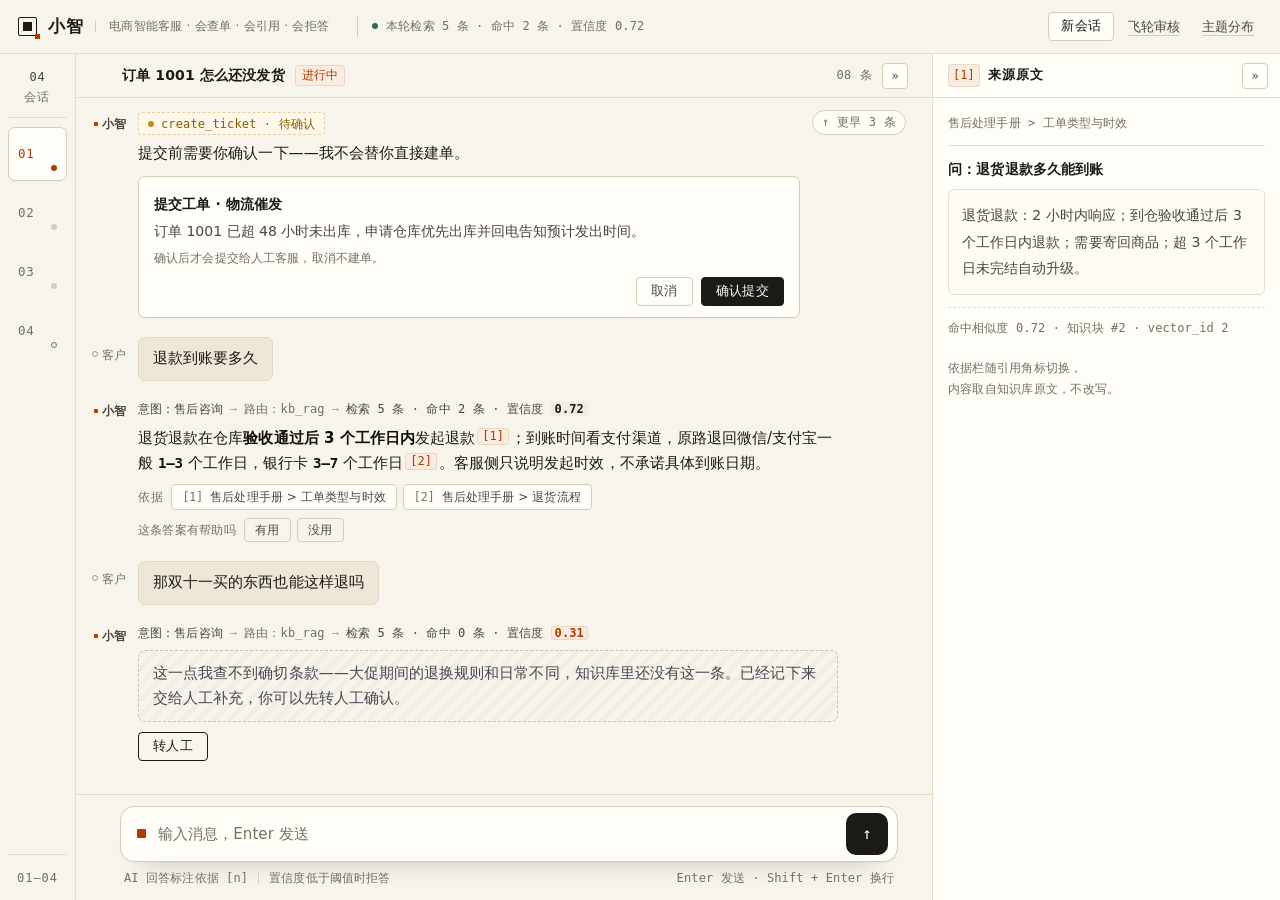
<file: design-demos/02-reference-fin.html>
<!DOCTYPE html>
<html lang="zh-CN">
<head>
<meta charset="UTF-8">
<title>小智 · 电商智能客服 — 现实参照（Intercom Fin 迁移）</title>
<style>
:root{
  --paper:#f7f4ec;
  --surface:#fffdf7;
  --fill:#eee7d8;
  --fill-line:#e0d7c2;
  --ink:#1b1a16;
  --ink2:#4b4740;
  --ink3:#776f61;
  --line:#e5ded0;
  --line2:#d6cdb9;
  --accent:#b23a00;
  --accent-soft:#fbece1;
  --accent-line:#edd6c6;
  --ok:#2f6b45;
  --ok-soft:#eef5ee;
  --run:#8a5a00;
  --run-soft:#fdf7ea;
  --mono:ui-monospace,"SF Mono",Consolas,"Cascadia Mono",monospace;
  --sans:"PingFang SC","Microsoft YaHei","Noto Sans SC",system-ui,-apple-system,sans-serif;
}
*{box-sizing:border-box}
html,body{height:100%}
body{
  margin:0;overflow:hidden;background:var(--paper);color:var(--ink);
  font-family:var(--sans);font-size:15px;line-height:1.7;
  -webkit-font-smoothing:antialiased;text-rendering:optimizeLegibility;
}
button{font-family:inherit;color:inherit}
::selection{background:#f3ddcc}
.mono{font-family:var(--mono);font-variant-numeric:tabular-nums}

.app{height:100vh;display:grid;grid-template-rows:54px 1fr;--panel-w:348px}

/* ───────── topbar ───────── */
.topbar{
  display:flex;align-items:center;gap:14px;padding:0 18px;
  border-bottom:1px solid var(--line);background:var(--paper);
}
.brand{display:flex;align-items:center;gap:11px;min-width:0}
.mark{position:relative;width:19px;height:19px;border:1.5px solid var(--ink);border-radius:2px;flex:none}
.mark::before{content:"";position:absolute;inset:4px;background:var(--ink)}
.mark::after{content:"";position:absolute;right:-4px;bottom:-4px;width:5px;height:5px;background:var(--accent)}
.brand-name{font-size:17px;font-weight:600;letter-spacing:.06em}
.brand-sub{
  font-size:12px;color:var(--ink3);letter-spacing:.02em;line-height:1;
  padding-left:13px;border-left:1px solid var(--line2);white-space:nowrap;
}
.status{display:flex;align-items:center;gap:8px;margin-left:14px;padding-left:14px;border-left:1px solid var(--line2)}
.pulse{width:6px;height:6px;border-radius:50%;background:var(--ok);flex:none}
.status .mono{font-size:12px;color:var(--ink3);letter-spacing:.01em;white-space:nowrap}
.top-right{margin-left:auto;display:flex;align-items:center;gap:6px}
.top-link{
  font-size:12.5px;color:var(--ink2);text-decoration:underline;
  text-decoration-color:var(--line2);text-underline-offset:4px;
  padding:4px 8px;border-radius:3px;
  transition:background .14s,color .14s;
}
.top-link:hover{background:var(--fill);color:var(--accent);text-decoration-color:var(--accent)}
.top-link:active{background:var(--line2)}
.btn-ghost{
  height:29px;padding:0 12px;border:1px solid var(--line2);background:var(--surface);
  border-radius:4px;font-size:12.5px;letter-spacing:.02em;cursor:pointer;
  transition:background .14s,border-color .14s,color .14s,transform .08s;
}
.btn-ghost:hover{border-color:var(--ink);background:var(--ink);color:var(--surface)}
.btn-ghost:active{transform:translateY(1px)}

/* ───────── body grid ───────── */
.body{
  display:grid;grid-template-columns:76px minmax(0,1fr) var(--panel-w);
  min-height:0;transition:grid-template-columns .18s ease;
}
.app.panel-off{--panel-w:46px}

/* ───────── rail ───────── */
.rail{
  position:relative;z-index:20;border-right:1px solid var(--line);
  display:flex;flex-direction:column;padding:13px 8px 10px;gap:5px;
}
.rail-head{
  font-size:12px;color:var(--ink3);letter-spacing:.1em;text-align:center;
  padding-bottom:9px;margin-bottom:4px;border-bottom:1px solid var(--line);
}
.rail-head b{display:block;font-family:var(--mono);font-size:12px;color:var(--ink2);font-weight:400;letter-spacing:.06em}
.conv-item{
  position:relative;display:block;width:100%;height:54px;padding:8px 9px;
  border:1px solid transparent;border-radius:7px;background:transparent;
  text-align:left;cursor:pointer;transition:background .14s,border-color .14s;
}
.conv-item:hover{background:#fbf7ee;border-color:var(--line)}
.conv-item.active{background:var(--surface);border-color:var(--line2);box-shadow:0 1px 0 rgba(40,30,10,.03)}
.conv-num{font-family:var(--mono);font-size:12.5px;color:var(--ink3);letter-spacing:.06em;line-height:1}
.conv-item.active .conv-num{color:var(--accent)}
.conv-dot{
  position:absolute;right:9px;bottom:9px;width:6px;height:6px;border-radius:50%;
  background:var(--line2);transition:background .14s;
}
.conv-item.active .conv-dot{background:var(--accent)}
.conv-item[data-tag="human"] .conv-dot{background:transparent;border:1px solid var(--ink3)}

/* hover 展开的标题面板 */
.conv-meta{
  position:absolute;left:calc(100% + 9px);top:-1px;width:238px;
  background:var(--surface);border:1px solid var(--line2);border-radius:7px;
  padding:9px 11px 10px;box-shadow:0 20px 34px -24px rgba(45,35,10,.55);
  opacity:0;visibility:hidden;transform:translateX(-4px);pointer-events:none;
  transition:opacity .13s ease,transform .13s ease,visibility .13s;
}
.conv-item:hover .conv-meta{opacity:1;visibility:visible;transform:none}
.conv-title{display:block;font-size:13px;line-height:1.45;color:var(--ink);font-weight:500}
.conv-time{display:block;margin-top:4px;font-family:var(--mono);font-size:12px;color:var(--ink3)}
.conv-tag{
  display:inline-block;margin-top:7px;padding:1px 6px;border-radius:3px;
  font-size:12px;line-height:1.5;letter-spacing:.02em;
  border:1px solid var(--line2);color:var(--ink2);background:var(--paper);
}
.conv-tag.warn{border-color:var(--accent-line);color:var(--accent);background:var(--accent-soft)}

.rail-foot{margin-top:auto;padding-top:10px;border-top:1px solid var(--line);text-align:center}
.rail-foot span{font-family:var(--mono);font-size:12px;color:var(--ink3);letter-spacing:.08em}

/* ───────── thread ───────── */
.thread{position:relative;display:grid;grid-template-rows:44px minmax(0,1fr) auto;min-height:0;min-width:0}
.scroll-hint{
  position:absolute;right:26px;top:56px;z-index:3;display:inline-flex;align-items:center;gap:6px;
  padding:3px 9px;border:1px solid var(--line2);border-radius:20px;background:rgba(255,253,247,.92);
  font-family:var(--mono);font-size:12px;color:var(--ink3);letter-spacing:.02em;
  cursor:pointer;opacity:0;transform:translateY(-3px);pointer-events:none;
}
.scroll-hint.on{opacity:1;transform:none;pointer-events:auto}
.scroll-hint:hover{color:var(--ink);border-color:var(--ink)}
.stream-fade{
  position:absolute;left:0;right:9px;top:44px;height:12px;z-index:2;pointer-events:none;
  background:linear-gradient(var(--paper) 12%,rgba(247,244,236,0));
}
.thread-head{
  display:flex;align-items:center;gap:10px;padding:0 24px 0 46px;
  border-bottom:1px solid var(--line);
}
.thread-title{font-size:14px;font-weight:600;letter-spacing:.01em;white-space:nowrap;overflow:hidden;text-overflow:ellipsis}
.thread-tag{
  flex:none;font-size:12px;line-height:1.6;padding:0 6px;border-radius:3px;
  border:1px solid var(--accent-line);color:var(--accent);background:var(--accent-soft);
}
.thread-right{margin-left:auto;display:flex;align-items:center;gap:10px}
.thread-count{font-family:var(--mono);font-size:12px;color:var(--ink3);letter-spacing:.04em}
.icon-btn{
  width:26px;height:26px;display:grid;place-items:center;border:1px solid var(--line2);
  background:var(--surface);border-radius:4px;cursor:pointer;font-size:12px;
  font-family:var(--mono);color:var(--ink2);line-height:1;
  transition:background .14s,border-color .14s,color .14s,transform .08s;
}
.icon-btn:hover{border-color:var(--ink);color:var(--ink);background:var(--fill)}
.icon-btn:active{transform:translateY(1px)}

.stream{overflow-y:auto;overflow-x:hidden;padding:18px 30px 46px 62px;scrollbar-gutter:stable;position:relative}
.stream::-webkit-scrollbar{width:9px}
.stream::-webkit-scrollbar-thumb{background:#ddd4c1;border-radius:9px;border:2px solid var(--paper)}
.stream::-webkit-scrollbar-thumb:hover{background:#cbbfa6}
.stream::-webkit-scrollbar-track{background:transparent}

.msg{position:relative;margin-bottom:19px}
.msg:last-child{margin-bottom:2px}
/* 版心左缘：主体标记，作为台账的「谁」列 */
.speaker{
  position:absolute;left:-58px;top:4px;width:46px;height:15px;
  display:flex;align-items:center;justify-content:flex-end;gap:5px;white-space:nowrap;
}
.msg.user .speaker{top:11px}
.who{font-size:12px;line-height:1.2;letter-spacing:.02em;color:var(--ink3);white-space:nowrap}
.msg.assistant .who{color:var(--ink2);font-weight:600}
.msg.assistant .who::before{
  content:"";display:inline-block;width:4px;height:4px;border-radius:1px;
  background:var(--accent);margin-right:4px;vertical-align:2px;
}
.msg.user .who::before{
  content:"";display:inline-block;width:4px;height:4px;border-radius:50%;
  border:1px solid #a49b88;margin-right:4px;vertical-align:2px;
}

.bubble{
  font-size:15px;line-height:1.68;color:var(--ink);
  max-width:706px;letter-spacing:.004em;
}
.msg.user .bubble{
  display:inline-block;max-width:560px;background:var(--fill);
  border:1px solid var(--fill-line);border-radius:7px;padding:8px 14px 9px;
}
.bubble strong{font-weight:600;color:#121109}
.num{font-family:var(--mono);font-size:.94em;letter-spacing:-.01em;font-weight:600}

/* tool badges */
.tool-badges{display:flex;flex-wrap:wrap;gap:6px;margin-bottom:6px}
.badge{
  display:inline-flex;align-items:center;gap:7px;height:23px;padding:0 9px;
  border:1px solid var(--line2);border-radius:4px;background:var(--surface);
  font-family:var(--mono);font-size:12px;color:var(--ink2);letter-spacing:.01em;
}
.badge .dot{width:6px;height:6px;border-radius:50%;background:var(--ink3);flex:none}
.badge.ok .dot{background:var(--ok)}
.badge.ok{border-color:#cfd9c9}
.badge.running{border-style:dashed;border-color:#e3cfa4;background:var(--run-soft);color:var(--run)}
.badge.running .dot{background:#c98a12;animation:blink 2.2s ease-in-out infinite}
.badge.fail{border-color:#e6c3b8;background:#fcf1ee;color:#8d3419}
.badge.fail .dot{background:#b4432a}
@keyframes blink{0%,100%{opacity:1}50%{opacity:.3}}

/* flow line */
.flow-line{
  display:flex;flex-wrap:wrap;align-items:center;gap:7px;margin-bottom:7px;
  font-family:var(--mono);font-size:12px;color:var(--ink3);letter-spacing:.01em;
  line-height:1.55;
}
.flow-node{white-space:nowrap}
.flow-intent{color:var(--ink2)}
.flow-arrow{color:#b6ad99}
.flow-node.hit{color:var(--ink2)}
.conf{padding:0 4px;border-radius:3px;background:#f1ece0;color:var(--ink);font-weight:600}
.conf.low{background:var(--accent-soft);color:var(--accent);box-shadow:inset 0 0 0 1px var(--accent-line)}

/* source chips */
.source-list{display:flex;flex-wrap:wrap;align-items:center;gap:6px;margin-top:8px}
.source-list::before{
  content:"依据";font-family:var(--sans);font-size:12px;color:var(--ink3);
  letter-spacing:.1em;margin-right:1px;
}
.source-chip{
  display:inline-flex;align-items:center;gap:7px;height:26px;padding:0 10px;
  border:1px solid var(--line2);border-radius:4px;background:var(--surface);
  font-size:12px;color:var(--ink2);cursor:pointer;letter-spacing:.01em;
  transition:border-color .14s,color .14s,background .14s,transform .08s;
}
.source-chip:hover{border-color:var(--accent);color:var(--accent);background:#fdf7f2}
.source-chip:active{transform:translateY(1px)}
.chip-n{font-family:var(--mono);font-size:11.5px;color:var(--ink3);letter-spacing:0}
.source-chip:hover .chip-n{color:var(--accent)}
.chip-mark{width:6px;height:6px;border:1px solid var(--ink3);border-radius:1px;flex:none}
.source-chip:hover .chip-mark{border-color:var(--accent)}

/* cite */
.cite{
  font-family:var(--mono);font-size:12px;line-height:1.1;vertical-align:3px;
  padding:1px 4px;margin:0 2px;border:1px solid var(--accent-line);
  border-radius:3px;background:var(--accent-soft);color:var(--accent);
  cursor:pointer;letter-spacing:0;
  transition:background .13s,color .13s,border-color .13s;
}
.cite:hover{background:var(--accent);border-color:var(--accent);color:#fff}
.cite:active{transform:translateY(1px)}

/* feedback */
.feedback{margin-top:8px}
.feedback-inner{display:flex;align-items:center;gap:6px}
.fb-q{font-size:12px;color:var(--ink3);letter-spacing:.02em;margin-right:2px}
.fb-btn{
  height:24px;padding:0 10px;border:1px solid var(--line2);background:transparent;
  border-radius:4px;font-size:12px;color:var(--ink2);cursor:pointer;letter-spacing:.04em;
  transition:background .13s,border-color .13s,color .13s,transform .08s;
}
.fb-btn:hover{border-color:var(--ink);color:var(--ink);background:var(--surface)}
.fb-btn:active{transform:translateY(1px)}
.fb-btn.active{background:var(--accent);border-color:var(--accent);color:#fff}
.fb-btn.locked{opacity:.4;cursor:not-allowed;border-style:dashed}
.fb-btn.locked:hover{background:transparent;color:var(--ink2);border-color:var(--line2)}

/* actions */
.actions{display:flex;gap:8px;margin-top:10px}
.action-btn{
  height:29px;padding:0 14px;border:1px solid var(--ink);background:transparent;
  border-radius:4px;font-size:12.5px;letter-spacing:.03em;color:var(--ink);cursor:pointer;
  transition:background .14s,color .14s,border-color .14s,transform .08s;
}
.action-btn:hover{background:var(--ink);color:var(--surface)}
.action-btn:active{transform:translateY(1px)}
.action-btn.primary{background:var(--ink);color:var(--surface)}
.action-btn.primary:hover{background:var(--accent);border-color:var(--accent)}
.action-btn.done{border-color:var(--line2);color:var(--ink3);background:transparent;cursor:default}
.action-btn.done:hover{background:transparent;color:var(--ink3);border-color:var(--line2)}

/* confirm card */
.confirm-card{
  position:relative;margin-top:9px;max-width:662px;padding:12px 15px 11px;
  border:1px solid var(--line2);border-radius:7px;background:var(--surface);
  box-shadow:0 1px 0 rgba(40,30,10,.03);
  transition:border-color .2s,background .2s,opacity .2s;
}
.confirm-title{font-size:14px;font-weight:600;letter-spacing:.01em;margin:4px 0 4px}
.confirm-desc{font-size:14px;line-height:1.6;color:var(--ink2);margin:0 0 6px}
.confirm-note{font-family:var(--mono);font-size:12px;color:var(--ink3);margin:0;letter-spacing:.01em;line-height:1.6}
.confirm-actions{display:flex;justify-content:flex-end;gap:8px;margin-top:9px}
.confirm-btn{
  height:29px;padding:0 14px;border:1px solid var(--line2);background:var(--surface);
  border-radius:4px;font-size:12.5px;letter-spacing:.03em;color:var(--ink2);cursor:pointer;
  transition:background .14s,color .14s,border-color .14s,transform .08s;
}
.confirm-btn:hover{border-color:var(--ink);color:var(--ink);background:var(--fill)}
.confirm-btn:active{transform:translateY(1px)}
.confirm-btn.primary{background:var(--ink);border-color:var(--ink);color:var(--surface)}
.confirm-btn.primary:hover{background:var(--accent);border-color:var(--accent)}
.confirm-card[data-state="approve"]{border-color:#b9cbb4;background:var(--ok-soft);opacity:1}
.confirm-card[data-state="reject"]{border-style:dashed;background:transparent;opacity:.62}
.confirm-card::after{
  position:absolute;right:15px;top:11px;font-family:var(--mono);font-size:12px;
  letter-spacing:.02em;opacity:0;transition:opacity .2s;
}
.confirm-card[data-state="approve"]::after{content:"已确认";color:var(--ok);opacity:1}
.confirm-card[data-state="reject"]::after{content:"已取消";color:var(--ink3);opacity:1}
.confirm-card[data-state="approve"] .confirm-title,
.confirm-card[data-state="reject"] .confirm-title{margin-right:56px}

/* abstained */
.bubble.abstained{
  border:1px dashed #cfc2a6;border-radius:7px;padding:10px 14px;max-width:700px;
  color:#4a4550;
  background:repeating-linear-gradient(135deg,rgba(150,130,90,.05) 0 5px,transparent 5px 11px);
}

/* ───────── composer ───────── */
.composer{padding:11px 34px 12px 44px;border-top:1px solid var(--line);background:var(--paper)}
.composer-bar{
  display:flex;align-items:center;gap:12px;height:56px;padding:0 9px 0 16px;
  background:var(--surface);border:1px solid var(--line2);border-radius:14px;
  box-shadow:0 1px 0 rgba(40,30,10,.03),0 16px 26px -24px rgba(50,38,12,.7);
  transition:border-color .16s,box-shadow .16s;
}
.composer-bar:focus-within{border-color:#a89c84;box-shadow:0 0 0 3px rgba(178,58,0,.09),0 16px 26px -24px rgba(50,38,12,.7)}
.composer-mark{width:9px;height:9px;background:var(--accent);border-radius:1px;flex:none}
.composer-input{
  flex:1;border:0;outline:0;background:transparent;resize:none;
  font-family:var(--sans);font-size:15px;line-height:1.6;color:var(--ink);
  height:24px;padding:0;letter-spacing:.004em;
}
.composer-input::placeholder{color:#78715f}
.send-btn{
  width:42px;height:42px;flex:none;border:0;border-radius:10px;background:var(--ink);
  color:var(--surface);cursor:pointer;display:grid;place-items:center;
  font-family:var(--mono);font-size:16px;line-height:1;
  transition:background .14s,transform .08s,box-shadow .14s;
}
.send-btn:hover{background:var(--accent);box-shadow:0 6px 14px -8px rgba(178,58,0,.9)}
.send-btn:active{transform:scale(.95)}
.composer-hint{
  display:flex;align-items:center;gap:10px;margin-top:6px;padding:0 4px;
  font-family:var(--mono);font-size:12px;color:var(--ink3);letter-spacing:.01em;
}
.composer-hint .sep{width:1px;height:10px;background:var(--line2)}
.composer-hint .right{margin-left:auto}

/* ───────── source panel ───────── */
#source-panel{
  border-left:1px solid var(--line);background:var(--surface);
  display:flex;flex-direction:column;min-height:0;min-width:0;overflow:hidden;
}
.source-head{
  height:44px;flex:none;display:flex;align-items:center;justify-content:space-between;
  padding:0 12px 0 15px;border-bottom:1px solid var(--line);
}
.sh-left{display:flex;align-items:center;gap:8px;min-width:0}
.sh-idx{font-family:var(--mono);font-size:12px;color:var(--accent);padding:0 4px;border:1px solid var(--accent-line);background:var(--accent-soft);border-radius:3px;line-height:1.7}
.source-head h2{font-size:13px;font-weight:600;letter-spacing:.08em;margin:0;white-space:nowrap}
#source-body{overflow-y:auto;padding:16px 15px 22px;min-height:0}
#source-body::-webkit-scrollbar{width:8px}
#source-body::-webkit-scrollbar-thumb{background:#e0d7c2;border-radius:8px;border:2px solid var(--surface)}

.source-where{
  font-family:var(--mono);font-size:12px;color:var(--ink3);letter-spacing:.01em;
  line-height:1.65;padding-bottom:11px;border-bottom:1px solid var(--line);
}
.source-q{
  font-size:14px;font-weight:600;color:var(--ink);line-height:1.6;
  margin:12px 0 9px;letter-spacing:.01em;
}
.source-a{
  font-size:14px;line-height:1.9;color:var(--ink2);letter-spacing:.004em;
  padding:12px 13px;border:1px solid var(--line);border-radius:6px;
  background:#fdfbf3;
}
.source-meta{
  font-family:var(--mono);font-size:12px;color:var(--ink3);letter-spacing:.01em;
  line-height:1.8;margin-top:12px;padding-top:10px;border-top:1px dashed var(--line);
}
.panel-note{
  margin-top:18px;font-family:var(--mono);font-size:12px;color:var(--ink3);
  line-height:1.8;letter-spacing:.02em;
}
.panel-mini{display:none}

/* collapsed panel */
.app.panel-off .source-head{padding:0;justify-content:center}
.app.panel-off .sh-left{display:none}
.app.panel-off #source-body{display:none}
.app.panel-off #panelToggle2{display:none}
.app.panel-off .panel-mini{
  display:flex;flex:1;align-items:center;justify-content:center;
}
.app.panel-off .panel-mini span{
  writing-mode:vertical-rl;font-family:var(--mono);font-size:12px;color:var(--ink3);
  letter-spacing:.28em;
}
.app.panel-off .icon-btn{transform:rotate(180deg)}

/* toast */
.toast{
  position:fixed;left:96px;bottom:26px;z-index:60;
  display:flex;align-items:center;gap:9px;padding:9px 13px;
  background:#232019;color:#f7f2e6;border-radius:5px;font-size:12.5px;letter-spacing:.02em;
  opacity:0;transform:translateY(6px);pointer-events:none;
  transition:opacity .18s,transform .18s;
  box-shadow:0 18px 30px -22px rgba(0,0,0,.8);
}
.toast.on{opacity:1;transform:none}
.toast::before{content:"";width:5px;height:5px;background:#ffb07a;border-radius:1px;flex:none}
</style>
</head>
<body>
<div class="app" id="app">

  <!-- ══════ 顶栏 ══════ -->
  <header class="topbar">
    <div class="brand">
      <span class="mark" aria-hidden="true"></span>
      <span class="brand-name">小智</span>
      <span class="brand-sub">电商智能客服 · 会查单 · 会引用 · 会拒答</span>
    </div>
    <div class="status">
      <span class="pulse" aria-hidden="true"></span>
      <span class="mono">本轮检索 5 条 · 命中 2 条 · 置信度 0.72</span>
    </div>
    <div class="top-right">
      <button class="btn-ghost" type="button" data-toast="演示版：新会话暂未接入">新会话</button>
      <a class="top-link" href="#" data-toast="演示版：入口暂未接入">飞轮审核</a>
      <a class="top-link" href="#" data-toast="演示版：入口暂未接入">主题分布</a>
    </div>
  </header>

  <div class="body">

    <!-- ══════ 左：会话索引 ══════ -->
    <nav class="rail">
      <div class="rail-head"><b>04</b>会话</div>

      <button class="conv-item active" type="button" data-title="订单 1001 怎么还没发货">
        <span class="conv-num">01</span>
        <span class="conv-dot" aria-hidden="true"></span>
        <span class="conv-meta">
          <span class="conv-title">订单 1001 怎么还没发货</span>
          <span class="conv-time">今天 14:22</span>
          <span class="conv-tag warn">进行中</span>
        </span>
      </button>

      <button class="conv-item" type="button" data-title="退款到账要多久">
        <span class="conv-num">02</span>
        <span class="conv-dot" aria-hidden="true"></span>
        <span class="conv-meta">
          <span class="conv-title">退款到账要多久</span>
          <span class="conv-time">今天 11:40</span>
        </span>
      </button>

      <button class="conv-item" type="button" data-title="尺码不合适能换吗">
        <span class="conv-num">03</span>
        <span class="conv-dot" aria-hidden="true"></span>
        <span class="conv-meta">
          <span class="conv-title">尺码不合适能换吗</span>
          <span class="conv-time">昨天 20:15</span>
        </span>
      </button>

      <button class="conv-item" type="button" data-title="帮我改一下收货地址" data-tag="human">
        <span class="conv-num">04</span>
        <span class="conv-dot" aria-hidden="true"></span>
        <span class="conv-meta">
          <span class="conv-title">帮我改一下收货地址</span>
          <span class="conv-time">昨天 09:03</span>
          <span class="conv-tag">已转人工</span>
        </span>
      </button>

      <div class="rail-foot"><span>01—04</span></div>
    </nav>

    <!-- ══════ 中：对话主区 ══════ -->
    <main class="thread">
      <div class="thread-head">
        <span class="thread-title">订单 1001 怎么还没发货</span>
        <span class="thread-tag">进行中</span>
        <div class="thread-right">
          <span class="thread-count">08 条</span>
          <button class="icon-btn" id="panelToggle" type="button" aria-label="折叠依据栏" title="折叠依据栏">»</button>
        </div>
      </div>

      <div class="stream" id="stream">


        <!-- ① -->
        <article class="msg user" data-n="01">
          <div class="speaker"><span class="who">客户</span></div>
          <div class="bubble">订单 1001 怎么还没发货</div>
        </article>

        <!-- ② -->
        <article class="msg assistant" data-n="02">
          <div class="speaker"><span class="who">小智</span></div>
          <div class="tool-badges">
            <span class="badge ok"><i class="dot"></i>query_order · 已完成</span>
          </div>
          <div class="flow-line">
            <span class="flow-node flow-intent">意图：查订单</span>
            <span class="flow-arrow">→</span>
            <span class="flow-node">路由：order_tool</span>
            <span class="flow-arrow">→</span>
            <span class="flow-node">工具：query_order</span>
          </div>
          <div class="bubble">订单 <strong class="num">1001</strong> 是「无线蓝牙降噪耳机」× 1，实付 <strong class="num">¥399.00</strong>，下单时间 <strong class="num">2026-08-07</strong>，当前状态 <strong>待发货</strong>。仓库一般在付款后 48 小时内出库；今天已经第 3 天，建议直接催发。</div>
          <div class="source-list">
            <button class="source-chip" type="button" data-open="1"><i class="chip-mark"></i>售后处理手册 &gt; 发货时效</button>
          </div>
          <div class="feedback">
            <div class="feedback-inner">
              <span class="fb-q">这条答案有帮助吗</span>
              <button class="fb-btn" type="button">有用</button>
              <button class="fb-btn" type="button">没用</button>
            </div>
          </div>
        </article>

        <!-- ③ -->
        <article class="msg user" data-n="03">
          <div class="speaker"><span class="who">客户</span></div>
          <div class="bubble">能帮我催一下吗</div>
        </article>

        <!-- ④ -->
        <article class="msg assistant" data-n="04">
          <div class="speaker"><span class="who">小智</span></div>
          <div class="tool-badges">
            <span class="badge running"><i class="dot"></i>create_ticket · 待确认</span>
          </div>
          <div class="bubble">提交前需要你确认一下——我不会替你直接建单。</div>
          <div class="confirm-card">
            <div class="confirm-title">提交工单 · 物流催发</div>
            <div class="confirm-desc">订单 1001 已超 48 小时未出库，申请仓库优先出库并回电告知预计发出时间。</div>
            <div class="confirm-note">确认后才会提交给人工客服，取消不建单。</div>
            <div class="confirm-actions">
              <button class="confirm-btn" type="button" data-act="reject">取消</button>
              <button class="confirm-btn primary" type="button" data-act="approve">确认提交</button>
            </div>
          </div>
        </article>

        <!-- ⑤ -->
        <article class="msg user" data-n="05">
          <div class="speaker"><span class="who">客户</span></div>
          <div class="bubble">退款到账要多久</div>
        </article>

        <!-- ⑥ -->
        <article class="msg assistant" data-n="06">
          <div class="speaker"><span class="who">小智</span></div>
          <div class="flow-line">
            <span class="flow-node flow-intent">意图：售后咨询</span>
            <span class="flow-arrow">→</span>
            <span class="flow-node">路由：kb_rag</span>
            <span class="flow-arrow">→</span>
            <span class="flow-node hit">检索 5 条 · 命中 2 条 · 置信度 <span class="conf">0.72</span></span>
          </div>
          <div class="bubble">退货退款在仓库<strong>验收通过后 3 个工作日内</strong>发起退款<button class="cite" type="button" data-open="1">[1]</button>；到账时间看支付渠道，原路退回微信/支付宝一般 <strong class="num">1–3</strong> 个工作日，银行卡 <strong class="num">3–7</strong> 个工作日<button class="cite" type="button" data-open="2">[2]</button>。客服侧只说明发起时效，不承诺具体到账日期。</div>
          <div class="source-list">
            <button class="source-chip" type="button" data-open="1"><span class="chip-n">[1]</span>售后处理手册 &gt; 工单类型与时效</button>
            <button class="source-chip" type="button" data-open="2"><span class="chip-n">[2]</span>售后处理手册 &gt; 退货流程</button>
          </div>
          <div class="feedback">
            <div class="feedback-inner">
              <span class="fb-q">这条答案有帮助吗</span>
              <button class="fb-btn" type="button">有用</button>
              <button class="fb-btn" type="button">没用</button>
            </div>
          </div>
        </article>

        <!-- ⑦ -->
        <article class="msg user" data-n="07">
          <div class="speaker"><span class="who">客户</span></div>
          <div class="bubble">那双十一买的东西也能这样退吗</div>
        </article>

        <!-- ⑧ -->
        <article class="msg assistant" data-n="08">
          <div class="speaker"><span class="who">小智</span></div>
          <div class="flow-line">
            <span class="flow-node flow-intent">意图：售后咨询</span>
            <span class="flow-arrow">→</span>
            <span class="flow-node">路由：kb_rag</span>
            <span class="flow-arrow">→</span>
            <span class="flow-node hit">检索 5 条 · 命中 0 条 · 置信度 <span class="conf low">0.31</span></span>
          </div>
          <div class="bubble abstained">这一点我查不到确切条款——大促期间的退换规则和日常不同，知识库里还没有这一条。已经记下来交给人工补充，你可以先转人工确认。</div>
          <div class="actions">
            <button class="action-btn" type="button" id="toHuman">转人工</button>
          </div>
        </article>

      </div>
      <div class="stream-fade" aria-hidden="true"></div>
      <button class="scroll-hint" id="scrollHint" type="button">↑ 更早 3 条</button>

      <!-- ══════ 输入区 ══════ -->
      <div class="composer">
        <div class="composer-bar">
          <span class="composer-mark" aria-hidden="true"></span>
          <input class="composer-input" id="input" type="text" placeholder="输入消息，Enter 发送" autocomplete="off">
          <button class="send-btn" id="send" type="button" aria-label="发送">↑</button>
        </div>
        <div class="composer-hint">
          <span>AI 回答标注依据 [n]</span>
          <span class="sep"></span>
          <span>置信度低于阈值时拒答</span>
          <span class="right">Enter 发送 · Shift + Enter 换行</span>
        </div>
      </div>
    </main>

    <!-- ══════ 右：依据 / 详情 ══════ -->
    <aside id="source-panel">
      <div class="source-head">
        <div class="sh-left">
          <span class="sh-idx">[1]</span>
          <h2>来源原文</h2>
        </div>
        <button class="icon-btn" id="panelToggle2" type="button" aria-label="折叠依据栏" title="折叠依据栏">»</button>
      </div>

      <div id="source-body">
        <div class="source-where">售后处理手册 &gt; 工单类型与时效</div>
        <div class="source-q">问：退货退款多久能到账</div>
        <div class="source-a">退货退款：2 小时内响应；到仓验收通过后 3 个工作日内退款；需要寄回商品；超 3 个工作日未完结自动升级。</div>
        <div class="source-meta">命中相似度 0.72 · 知识块 #2 · vector_id 2</div>
        <div class="panel-note">依据栏随引用角标切换，<br>内容取自知识库原文，不改写。</div>
      </div>

      <div class="panel-mini"><span>来源原文</span></div>
    </aside>

  </div>
</div>

<div class="toast" id="toast"></div>

<script>
(function(){
  var app = document.getElementById('app');
  var stream = document.getElementById('stream');
  var toastEl = document.getElementById('toast');
  var toastTimer;

  function toast(msg){
    toastEl.textContent = msg;
    toastEl.classList.add('on');
    clearTimeout(toastTimer);
    toastTimer = setTimeout(function(){ toastEl.classList.remove('on'); }, 1900);
  }

  /* 依据栏折叠 */
  function togglePanel(){
    var off = app.classList.toggle('panel-off');
    document.getElementById('panelToggle').textContent = off ? '«' : '»';
    document.getElementById('panelToggle2').textContent = off ? '«' : '»';
    document.getElementById('panelToggle').setAttribute('aria-label', off ? '展开依据栏' : '折叠依据栏');
  }
  document.getElementById('panelToggle').addEventListener('click', togglePanel);
  document.getElementById('panelToggle2').addEventListener('click', togglePanel);

  /* 顶部入口 / 新会话 */
  document.querySelectorAll('[data-toast]').forEach(function(el){
    el.addEventListener('click', function(e){
      if (el.tagName === 'A') e.preventDefault();
      toast(el.getAttribute('data-toast'));
    });
  });

  /* 会话索引：切换需反馈，但内容只有一条完整记录 */
  document.querySelectorAll('.conv-item').forEach(function(item){
    item.addEventListener('click', function(){
      if (item.classList.contains('active')) return;
      toast('演示版：仅「' + document.querySelector('.conv-item.active .conv-title').textContent + '」含完整记录');
    });
  });

  /* 反馈按钮：互斥 + locked */
  document.querySelectorAll('.feedback').forEach(function(group){
    var btns = group.querySelectorAll('.fb-btn');
    btns.forEach(function(btn){
      btn.addEventListener('click', function(){
        if (btn.classList.contains('locked')) return;
        btns.forEach(function(b){
          b.classList.remove('active');
          b.classList.add('locked');
        });
        btn.classList.remove('locked');
        btn.classList.add('active');
      });
    });
  });

  /* 确认卡：approve / reject */
  document.querySelectorAll('.confirm-card').forEach(function(card){
    card.querySelectorAll('.confirm-btn').forEach(function(btn){
      btn.addEventListener('click', function(){
        var act = btn.getAttribute('data-act');
        card.setAttribute('data-state', act);
        card.querySelectorAll('.confirm-btn').forEach(function(b){
          b.disabled = true;
          b.classList.remove('primary');
          b.classList.add('done');
          b.style.cursor = 'default';
        });
      });
    });
  });

  /* 转人工 */
  var human = document.getElementById('toHuman');
  if (human) {
    human.addEventListener('click', function(){
      human.classList.add('done');
      human.textContent = '已转人工';
    });
  }

  /* 引用角标 / 来源 chip → 展开依据栏 */
  document.querySelectorAll('[data-open]').forEach(function(el){
    el.addEventListener('click', function(){
      if (app.classList.contains('panel-off')) togglePanel();
      var body = document.getElementById('source-body');
      body.style.transition = 'none';
      body.style.opacity = '.35';
      requestAnimationFrame(function(){
        body.style.transition = 'opacity .22s';
        body.style.opacity = '1';
      });
    });
  });

  /* 发送：追加用户消息，不伪造助手回答 */
  var input = document.getElementById('input');
  var send = document.getElementById('send');
  var seq = 8;

  function doSend(){
    var text = input.value.trim();
    if (!text){
      input.focus();
      document.querySelector('.composer-bar').animate(
        [{transform:'translateX(0)'},{transform:'translateX(-3px)'},{transform:'translateX(3px)'},{transform:'translateX(0)'}],
        {duration:170}
      );
      return;
    }
    seq += 1;
    var art = document.createElement('article');
    art.className = 'msg user';
    art.setAttribute('data-n', (seq < 10 ? '0' + seq : seq));
    var sp = document.createElement('div');
    sp.className = 'speaker';
    sp.innerHTML = '<span class="who">客户</span>';
    var bb = document.createElement('div');
    bb.className = 'bubble';
    bb.textContent = text;
    art.appendChild(sp); art.appendChild(bb);
    stream.appendChild(art);
    stream.scrollTop = stream.scrollHeight;
    input.value = '';
    input.focus();
  }
  send.addEventListener('click', doSend);
  input.addEventListener('keydown', function(e){
    if (e.key === 'Enter' && !e.shiftKey){ e.preventDefault(); doSend(); }
  });

  /* 初始定位：让 ④（确认卡）完整落在首屏顶部，末条 ⑧ 也完整可见 */
  var msgs = document.querySelectorAll('.msg');
  var prev = msgs[2];
  var hint = document.getElementById('scrollHint');
  var sr = stream.getBoundingClientRect(), pr = prev.getBoundingClientRect();
  stream.scrollTop = Math.max(0, stream.scrollTop + (pr.bottom - sr.top) + 5);

  function syncHint(){ hint.classList.toggle('on', stream.scrollTop > 12); }
  stream.addEventListener('scroll', syncHint);
  syncHint();
  hint.addEventListener('click', function(){ stream.scrollTo({top:0, behavior:'smooth'}); });
})();
</script>
</body>
</html>
</file>
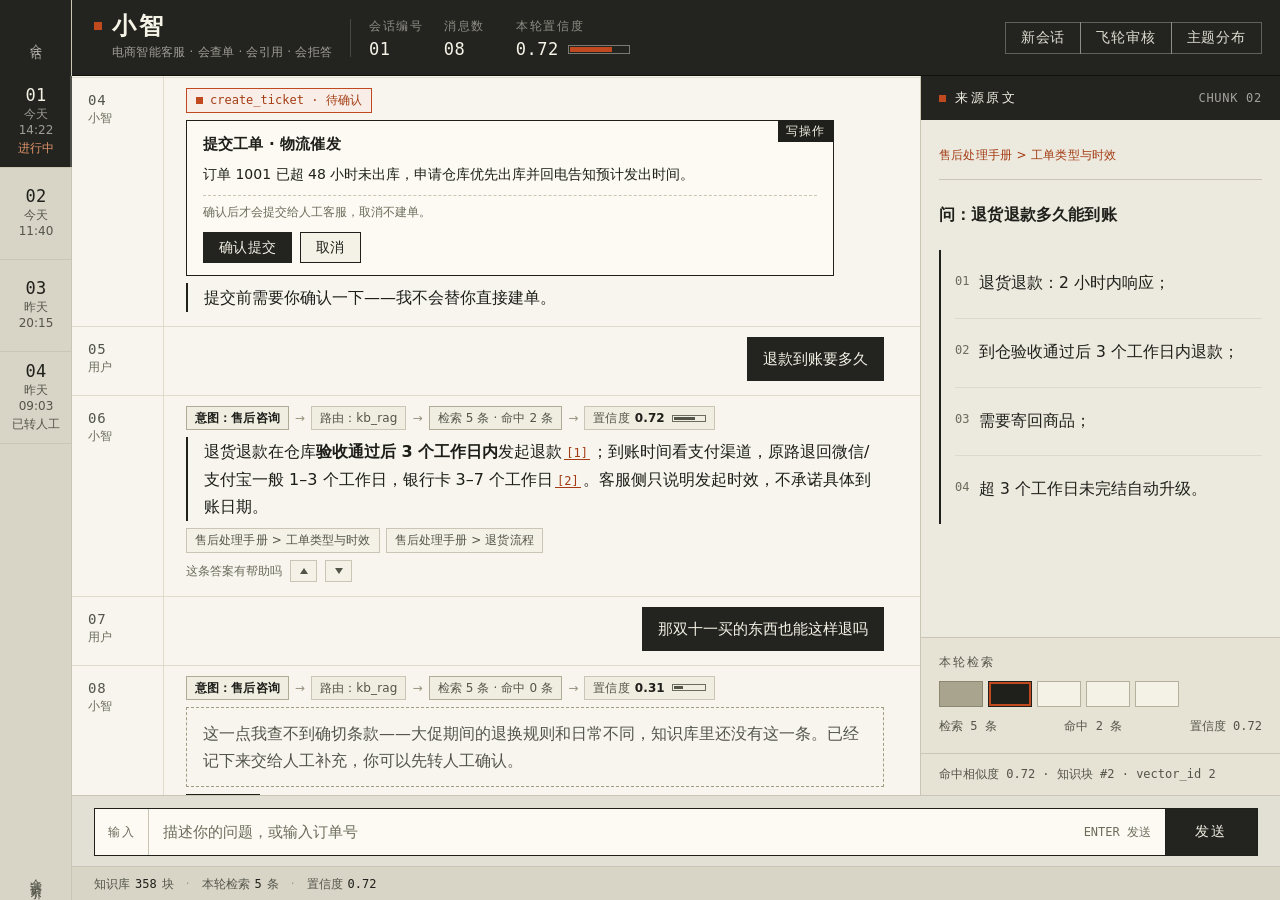
<file: design-demos/03-rams-console.html>
<!DOCTYPE html>
<html lang="zh-CN">
<head>
<meta charset="utf-8">
<meta name="viewport" content="width=1440">
<title>小智 · 客服台账控制台</title>
<style>
:root{
  --chassis:#E2DFD5;
  --chassis-2:#D8D4C6;
  --paper:#F7F5EE;
  --slip:#FCFAF2;
  --ink:#1F201B;
  --ink-2:#54554A;
  --ink-3:#6B6C5C;
  --rule:#CAC5B4;
  --rule-soft:#E0DBCC;
  --dark:#232420;
  --cream:#F2EFE3;
  --accent:#C0491F;
  --accent-ink:#A33C14;
  --mono:ui-monospace,"SF Mono",Consolas,"Cascadia Mono",monospace;
  --sans:"PingFang SC","Microsoft YaHei","Noto Sans SC",system-ui,sans-serif;
}
*{box-sizing:border-box}
html,body{height:100%;margin:0;overflow:hidden}
body{
  background:var(--chassis);
  color:var(--ink);
  font-family:var(--sans);
  font-size:15px;
  line-height:1.7;
  -webkit-font-smoothing:antialiased;
}
button{font-family:inherit;color:inherit;border-radius:0}
.mono{font-family:var(--mono);font-variant-numeric:tabular-nums}
.app{display:flex;height:100vh;min-height:0}

/* ================= 左索引 ================= */
.rail{
  width:72px;flex:0 0 72px;
  background:var(--chassis-2);
  border-right:1px solid var(--rule);
  display:flex;flex-direction:column;
  position:relative;z-index:30;
}
.rail-head{
  height:76px;flex:0 0 76px;
  background:var(--dark);color:rgba(242,239,227,.62);
  display:flex;align-items:center;justify-content:center;
}
.rail-head span{writing-mode:vertical-rl;font-size:12px;letter-spacing:.34em}
.rail-list{display:flex;flex-direction:column}
.conv-item{
  position:relative;width:72px;height:92px;
  display:flex;flex-direction:column;align-items:center;justify-content:center;gap:3px;
  padding:0;border:0;border-bottom:1px solid var(--rule);
  background:transparent;cursor:pointer;
  transition:background .12s ease;
}
.conv-item .conv-no{font-family:var(--mono);font-size:17px;line-height:1;color:var(--ink);letter-spacing:.02em}
.conv-item .conv-meta{font-size:12px;line-height:1.3;color:var(--ink-2);text-align:center}
.conv-item .conv-tag{font-size:12px;line-height:1.2;color:var(--ink-2);letter-spacing:.02em}
.conv-item:not(.active):hover{background:#CFCABA}
.conv-item:not(.active):active{transform:translateY(1px)}
.conv-item.active{background:var(--dark)}
.conv-item.active .conv-no{color:var(--cream)}
.conv-item.active .conv-meta{color:rgba(242,239,227,.6)}
.conv-item.active .conv-tag{color:#DE9268}
.conv-item.active::after{
  content:"";position:absolute;right:0;top:0;width:2px;height:100%;
  background:rgba(242,239,227,.22);
}
.conv-title{
  position:absolute;left:72px;top:8px;width:242px;
  background:var(--dark);color:var(--cream);
  border:1px solid #3B3C33;
  padding:10px 13px;text-align:left;
  font-size:14px;line-height:1.5;font-weight:400;
  opacity:0;transform:translateX(-4px);
  pointer-events:none;
  transition:opacity .12s ease,transform .12s ease;
  box-shadow:5px 5px 0 rgba(31,32,27,.10);
  z-index:60;
}
.conv-item:hover .conv-title,.conv-item:focus-visible .conv-title{opacity:1;transform:none}
.rail-foot{
  margin-top:auto;padding:18px 0;align-self:center;
  writing-mode:vertical-rl;font-size:12px;letter-spacing:.28em;color:var(--ink-2);
}

/* ================= 主控台 ================= */
.console{flex:1;min-width:0;display:flex;flex-direction:column;background:var(--paper)}

.panel-bar{
  flex:0 0 76px;height:76px;
  background:var(--dark);color:var(--cream);
  display:flex;align-items:center;gap:18px;
  padding:0 18px 0 22px;
  border-bottom:1px solid #101109;
}
.brand{display:flex;align-items:flex-start;gap:10px;flex:0 0 auto}
.brand-dot{width:8px;height:8px;background:var(--accent);margin-top:8px;flex:0 0 8px}
.brand-txt{display:flex;flex-direction:column}
.brand-name{font-size:24px;font-weight:600;line-height:1;letter-spacing:.14em;color:#F6F3E7}
.brand-sub{font-size:12px;line-height:1.4;margin-top:6px;color:rgba(242,239,227,.6);letter-spacing:.02em;white-space:nowrap}
.v-rule{width:1px;height:38px;background:rgba(242,239,227,.18);flex:0 0 1px}

.gauges{display:flex;align-items:center;gap:20px}
.gauge{display:flex;flex-direction:column;gap:3px;min-width:52px}
.g-k{font-size:12px;letter-spacing:.14em;color:rgba(242,239,227,.52)}
.g-v{font-family:var(--mono);font-size:17px;line-height:1.1;letter-spacing:.03em;color:#F6F3E7}
.gauge.conf{min-width:158px}
.g-row{display:flex;align-items:center;gap:9px}
.meter{
  display:inline-block;width:62px;height:9px;padding:1px;
  border:1px solid rgba(242,239,227,.42);
}
.meter i{display:block;height:100%;background:var(--accent);width:72%}

.panel-actions{margin-left:auto;display:flex;align-items:center}
.p-btn{
  height:32px;padding:0 15px;
  border:1px solid rgba(242,239,227,.30);
  background:transparent;color:rgba(242,239,227,.92);
  font-size:14px;letter-spacing:.06em;cursor:pointer;
  transition:background .12s ease,border-color .12s ease,transform .06s ease;
}
.p-btn + .p-btn{margin-left:-1px}
.p-btn:hover{background:rgba(242,239,227,.10);border-color:rgba(242,239,227,.72)}
.p-btn:active{transform:translateY(1px);background:rgba(242,239,227,.18)}

.lower{flex:1;min-height:0;display:flex}
.maincol{flex:1;min-width:0;display:flex;flex-direction:column;min-height:0}

/* ================= 记录区 ================= */
.thread{
  flex:1;min-height:0;position:relative;
  overflow-y:auto;overflow-x:hidden;
  background:var(--paper);
}
.thread::-webkit-scrollbar{width:9px}
.thread::-webkit-scrollbar-track{background:#EDEADF;border-left:1px solid var(--rule-soft)}
.thread::-webkit-scrollbar-thumb{background:#B6B19C;border:2px solid #EDEADF}

.msg{
  display:grid;grid-template-columns:92px minmax(0,1fr);
  border-top:1px solid var(--rule-soft);
}
.msg:first-child{border-top:0}
.turn-index{
  border-right:1px solid var(--rule-soft);
  padding:14px 8px 0 16px;
  display:flex;flex-direction:column;gap:2px;
}
.turn-no{font-family:var(--mono);font-size:14px;line-height:1.2;color:var(--ink-2);letter-spacing:.06em}
.turn-role{font-size:12px;line-height:1.3;color:var(--ink-3);letter-spacing:.04em}
.turn-body{
  padding:10px 36px 14px 22px;
  display:flex;flex-direction:column;align-items:flex-start;gap:7px;
  min-width:0;
}

/* 用户实块 */
.msg.user .bubble{
  align-self:flex-end;
  max-width:560px;
  background:var(--dark);color:#F5F2E6;
  padding:10px 16px;
  font-size:15px;line-height:1.6;
}

/* 助手记录行 */
.msg.assistant .bubble{
  border-left:2px solid var(--ink);
  padding:1px 0 1px 16px;
  max-width:850px;
  font-size:16px;line-height:1.7;
  color:#1D1E19;
}
.msg.assistant .bubble strong{font-weight:700}
strong.num{font-family:var(--mono);font-weight:600;letter-spacing:.01em}
.msg.assistant .bubble.abstained{
  border:1px dashed #A19C84;
  padding:12px 16px;
  color:var(--ink-2);
  background:transparent;
  max-width:760px;
}

/* 决策流 */
.flow-line{
  display:flex;flex-wrap:wrap;align-items:center;gap:6px;
  font-size:12px;line-height:1.5;color:var(--ink-2);
}
.flow-node{
  display:inline-flex;align-items:center;gap:5px;
  border:1px solid var(--rule);background:#F0EDE1;
  padding:2px 8px;white-space:nowrap;letter-spacing:.01em;
}
.flow-intent{border-color:#B0AB96;color:var(--ink);font-weight:600}
.flow-node.hit{border-color:#B0AB96}
.flow-node b{font-weight:600;color:var(--ink)}
.flow-arrow{color:#9A9580;font-size:12px;line-height:1}
.fmeter{
  display:inline-block;width:34px;height:7px;padding:1px;margin-left:2px;
  border:1px solid var(--ink-3);vertical-align:middle;
}
.fmeter u{display:block;height:100%;width:72%;background:var(--ink-2)}

/* 工具徽章 */
.tool-badges{display:flex;flex-wrap:wrap;gap:6px}
.badge{
  display:inline-flex;align-items:center;gap:7px;
  border:1px solid var(--rule);background:#F0EDE1;
  padding:3px 9px;
  font-family:var(--mono);font-size:12px;line-height:1.4;
  color:var(--ink-2);
}
.badge::before{content:"";width:7px;height:7px;flex:0 0 7px;background:var(--ink-2)}
.badge.ok::before{background:var(--ink)}
.badge.running{border-color:var(--accent);background:#F8EEE7;color:var(--accent-ink)}
.badge.running::before{background:var(--accent)}
.badge.fail::before{background:transparent;border:1px solid var(--accent)}

/* 来源 chip */
.source-list{display:flex;flex-wrap:wrap;gap:6px}
.source-chip{
  border:1px solid var(--rule);background:#F4F1E6;
  padding:3px 8px;font-size:12px;line-height:1.4;color:var(--ink-2);
  letter-spacing:.01em;
}

/* 反馈 */
.feedback{display:flex}
.feedback-inner{display:flex;align-items:center;gap:8px;font-size:12px;color:var(--ink-3)}
.fb-btn{
  width:27px;height:22px;display:grid;place-items:center;
  border:1px solid var(--rule);background:#F4F1E6;color:var(--ink-2);
  cursor:pointer;
  transition:background .1s ease,border-color .1s ease,transform .06s ease,color .1s ease;
}
.fb-btn:hover{border-color:var(--ink);background:#fff}
.fb-btn:active{transform:translateY(1px)}
.fb-btn.active{background:var(--dark);border-color:var(--dark);color:var(--cream)}
.fb-btn.locked{opacity:.45;cursor:not-allowed}
.tri{width:0;height:0;border-left:4px solid transparent;border-right:4px solid transparent}
.tri.up{border-bottom:6px solid currentColor}
.tri.down{border-top:6px solid currentColor}

/* 引用角标 */
.cite{
  font-family:var(--mono);font-size:12px;line-height:1;
  color:var(--accent-ink);background:none;border:0;
  border-bottom:1px solid currentColor;
  padding:0 2px;margin:0 2px;cursor:pointer;
  transition:background .1s ease,color .1s ease;
}
.cite:hover{background:var(--accent);color:#fff;border-color:var(--accent)}
.cite:active{transform:translateY(1px)}

/* 确认卡 */
.confirm-card{
  position:relative;width:100%;max-width:648px;
  border:1px solid var(--ink);background:var(--slip);
  padding:12px 16px 12px;
}
.confirm-card::before{
  content:"写操作";position:absolute;right:0;top:0;
  background:var(--ink);color:var(--cream);
  font-size:12px;line-height:1.6;padding:1px 8px;letter-spacing:.08em;
}
.confirm-title{font-size:15px;font-weight:700;line-height:1.5;padding-right:66px;letter-spacing:.01em}
.confirm-desc{font-size:14px;line-height:1.7;margin-top:8px;color:var(--ink)}
.confirm-note{
  font-size:12px;line-height:1.6;color:var(--ink-3);
  margin-top:8px;padding-top:7px;border-top:1px dashed var(--rule);
}
.confirm-actions{display:flex;gap:8px;margin-top:10px}
.confirm-btn{
  height:31px;padding:0 15px;
  border:1px solid var(--ink);background:#F4F1E6;
  font-size:14px;letter-spacing:.02em;cursor:pointer;
  transition:background .12s ease,color .12s ease,transform .06s ease;
}
.confirm-btn:hover{background:var(--ink);color:var(--cream)}
.confirm-btn:active{transform:translateY(1px)}
.confirm-btn.primary{background:var(--dark);border-color:var(--dark);color:var(--cream)}
.confirm-btn.primary:hover{background:#3A3B31}
.confirm-card[data-state="approve"]{background:#F2F1E4}
.confirm-card[data-state="approve"]::before{content:"已确认"}
.confirm-card[data-state="reject"]{border-style:dashed;background:transparent}
.confirm-card[data-state="reject"]::before{content:"未提交";background:var(--ink-3)}
.confirm-card[data-state="approve"] .confirm-actions,
.confirm-card[data-state="reject"] .confirm-actions{opacity:.42}
.confirm-card[data-state] .confirm-btn{cursor:default}
.confirm-card[data-state] .confirm-btn:hover{background:#F4F1E6;color:var(--ink)}
.confirm-card[data-state] .confirm-btn.primary:hover{background:var(--dark);color:var(--cream)}

/* 动作 */
.actions{display:flex;gap:8px}
.action-btn{
  height:31px;padding:0 15px;
  border:1px solid var(--ink);background:#F4F1E6;
  font-size:14px;cursor:pointer;
  transition:background .12s ease,color .12s ease,transform .06s ease;
}
.action-btn:hover{background:var(--ink);color:var(--cream)}
.action-btn:active{transform:translateY(1px)}
.action-btn.done{background:var(--ink);color:var(--cream);border-color:var(--ink)}

/* ================= 输入槽 ================= */
.composer{
  flex:0 0 auto;padding:12px 22px 10px;
  background:var(--chassis);border-top:1px solid var(--rule);
}
.slot{
  display:flex;align-items:center;height:48px;
  border:1px solid var(--ink);background:var(--slip);
  transition:box-shadow .12s ease;
}
.slot:focus-within{box-shadow:inset 0 0 0 1px var(--ink)}
.slot-k{
  height:100%;display:flex;align-items:center;
  padding:0 13px;border-right:1px solid var(--rule);
  font-family:var(--mono);font-size:12px;letter-spacing:.14em;color:var(--ink-3);
}
.slot-input{
  flex:1;min-width:0;height:100%;border:0;background:transparent;outline:none;
  font-family:inherit;font-size:15px;color:var(--ink);padding:0 14px;
}
.slot-input::placeholder{color:var(--ink-3)}
.slot-hint{font-family:var(--mono);font-size:12px;color:var(--ink-3);padding-right:14px;white-space:nowrap}
.send-btn{
  height:100%;width:92px;border:0;border-left:1px solid var(--ink);
  background:var(--dark);color:var(--cream);
  font-size:14px;letter-spacing:.18em;cursor:pointer;
  transition:background .12s ease,transform .06s ease;
}
.send-btn:hover{background:#34362C}
.send-btn:active{transform:translateY(1px);background:#0F100C}

/* ================= 铭牌 ================= */
.nameplate{
  flex:0 0 34px;height:34px;
  display:flex;align-items:center;gap:12px;
  padding:0 22px;
  background:var(--chassis-2);border-top:1px solid var(--rule);
  font-size:12px;line-height:1;color:var(--ink-2);
}
.np{display:flex;align-items:baseline;gap:5px}
.np-v{font-family:var(--mono);font-size:12px;color:var(--ink)}
.np-dot{color:#A29D87}
.np-right{margin-left:auto;font-size:12px;color:var(--accent-ink);letter-spacing:.02em}

/* ================= 来源面板 ================= */
#source-panel{
  width:360px;flex:0 0 360px;
  border-left:1px solid var(--rule);
  background:#ECE9DE;
  display:flex;flex-direction:column;min-height:0;
}
.source-head{
  flex:0 0 44px;display:flex;align-items:center;gap:9px;
  padding:0 18px;background:var(--dark);color:var(--cream);
  font-size:13px;letter-spacing:.2em;
}
.source-head::before{content:"";width:7px;height:7px;background:var(--accent);flex:0 0 7px}
.source-head .sh-r{
  margin-left:auto;font-family:var(--mono);font-size:12px;
  letter-spacing:.06em;color:rgba(242,239,227,.62);
}
#source-body{flex:1;min-height:0;padding:26px 18px 0;overflow:auto}
.source-where{
  font-size:12px;line-height:1.6;color:var(--accent-ink);
  letter-spacing:.02em;padding-bottom:14px;border-bottom:1px solid var(--rule);
}
.source-q{
  font-size:16px;font-weight:700;line-height:1.6;
  margin-top:22px;color:var(--ink);letter-spacing:.01em;
}
.source-a{margin-top:22px;border-left:2px solid var(--ink);padding-left:14px}
.clause{
  display:grid;grid-template-columns:22px 1fr;gap:2px;
  padding:20px 0;border-bottom:1px solid rgba(31,32,27,.08);
  font-size:15.5px;line-height:1.8;color:var(--ink);
}
.clause:last-child{border-bottom:0}
.clause b{font-family:var(--mono);font-size:12px;font-weight:400;color:var(--ink-3);line-height:1.9}

.retrieval{
  margin-top:auto;padding:14px 18px 16px;
  border-top:1px solid var(--rule);background:#E6E2D4;
}
.rt-label{font-size:12px;letter-spacing:.16em;color:var(--ink-2);margin-bottom:9px}
.rt-matrix{display:flex;gap:5px}
.rt-matrix i{display:block;width:44px;height:26px;border:1px solid #B5B09B;background:#F4F1E7}
.rt-matrix i.hit{background:#A9A48D;border-color:#8B8771}
.rt-matrix i.hit.on{background:var(--ink);border-color:var(--ink);box-shadow:0 0 0 2px var(--accent) inset}
.rt-legend{
  display:flex;justify-content:space-between;
  margin-top:9px;font-family:var(--mono);font-size:12px;color:var(--ink-2);
}
.source-meta{
  flex:0 0 auto;padding:11px 18px;
  border-top:1px solid var(--rule);background:#E6E2D4;
  font-family:var(--mono);font-size:12px;line-height:1.6;color:var(--ink-2);
}
#source-panel.flash{animation:panelFlash .5s ease}
@keyframes panelFlash{
  0%{box-shadow:inset 3px 0 0 var(--accent)}
  60%{box-shadow:inset 3px 0 0 var(--accent)}
  100%{box-shadow:inset 3px 0 0 transparent}
}
</style>
</head>
<body>
<div class="app">

  <!-- 左：编号索引 -->
  <aside class="rail">
    <div class="rail-head"><span>会话</span></div>
    <nav class="rail-list" aria-label="会话列表">
      <button class="conv-item active" type="button" aria-current="true">
        <span class="conv-no">01</span>
        <span class="conv-meta">今天<br>14:22</span>
        <span class="conv-tag">进行中</span>
        <span class="conv-title">订单 1001 怎么还没发货</span>
      </button>
      <button class="conv-item" type="button">
        <span class="conv-no">02</span>
        <span class="conv-meta">今天<br>11:40</span>
        <span class="conv-title">退款到账要多久</span>
      </button>
      <button class="conv-item" type="button">
        <span class="conv-no">03</span>
        <span class="conv-meta">昨天<br>20:15</span>
        <span class="conv-title">尺码不合适能换吗</span>
      </button>
      <button class="conv-item" type="button">
        <span class="conv-no">04</span>
        <span class="conv-meta">昨天<br>09:03</span>
        <span class="conv-tag">已转人工</span>
        <span class="conv-title">帮我改一下收货地址</span>
      </button>
    </nav>
    <div class="rail-foot">会话索引</div>
  </aside>

  <!-- 右：控制台 -->
  <div class="console">

    <!-- 仪表行 -->
    <header class="panel-bar">
      <div class="brand">
        <span class="brand-dot" aria-hidden="true"></span>
        <div class="brand-txt">
          <span class="brand-name">小智</span>
          <span class="brand-sub">电商智能客服 · 会查单 · 会引用 · 会拒答</span>
        </div>
      </div>
      <span class="v-rule" aria-hidden="true"></span>
      <div class="gauges">
        <div class="gauge">
          <span class="g-k">会话编号</span>
          <span class="g-v">01</span>
        </div>
        <div class="gauge">
          <span class="g-k">消息数</span>
          <span class="g-v">08</span>
        </div>
        <div class="gauge conf">
          <span class="g-k">本轮置信度</span>
          <span class="g-row">
            <span class="g-v">0.72</span>
            <span class="meter" aria-hidden="true"><i></i></span>
          </span>
        </div>
      </div>
      <div class="panel-actions">
        <button class="p-btn" type="button">新会话</button>
        <button class="p-btn" type="button">飞轮审核</button>
        <button class="p-btn" type="button">主题分布</button>
      </div>
    </header>

    <div class="lower">
      <div class="maincol">

        <!-- 记录区 -->
        <main class="thread" id="thread">

          <article class="msg user" id="turn-01">
            <div class="turn-index"><span class="turn-no">01</span><span class="turn-role">用户</span></div>
            <div class="turn-body">
              <div class="bubble">订单 1001 怎么还没发货</div>
            </div>
          </article>

          <article class="msg assistant" id="turn-02">
            <div class="turn-index"><span class="turn-no">02</span><span class="turn-role">小智</span></div>
            <div class="turn-body">
              <div class="flow-line">
                <span class="flow-node flow-intent">意图：查订单</span>
                <span class="flow-arrow">→</span>
                <span class="flow-node">路由：order_tool</span>
                <span class="flow-arrow">→</span>
                <span class="flow-node">工具：query_order</span>
              </div>
              <div class="tool-badges">
                <span class="badge ok">query_order · 已完成</span>
              </div>
              <div class="bubble">订单 <strong class="num">1001</strong> 是「无线蓝牙降噪耳机」× 1，实付 <strong class="num">¥399.00</strong>，下单时间 <span class="num">2026-08-07</span>，当前状态 <strong>待发货</strong>。仓库一般在付款后 48 小时内出库；今天已经第 3 天，建议直接催发。</div>
              <div class="source-list">
                <span class="source-chip">售后处理手册 &gt; 发货时效</span>
              </div>
              <div class="feedback">
                <div class="feedback-inner">
                  <span>这条答案有帮助吗</span>
                  <button class="fb-btn" type="button" aria-label="有帮助"><i class="tri up"></i></button>
                  <button class="fb-btn" type="button" aria-label="没有帮助"><i class="tri down"></i></button>
                </div>
              </div>
            </div>
          </article>

          <article class="msg user" id="turn-03">
            <div class="turn-index"><span class="turn-no">03</span><span class="turn-role">用户</span></div>
            <div class="turn-body">
              <div class="bubble">能帮我催一下吗</div>
            </div>
          </article>

          <article class="msg assistant" id="turn-04">
            <div class="turn-index"><span class="turn-no">04</span><span class="turn-role">小智</span></div>
            <div class="turn-body">
              <div class="tool-badges">
                <span class="badge running">create_ticket · 待确认</span>
              </div>
              <div class="confirm-card" data-state="">
                <div class="confirm-title">提交工单 · 物流催发</div>
                <div class="confirm-desc">订单 1001 已超 48 小时未出库，申请仓库优先出库并回电告知预计发出时间。</div>
                <div class="confirm-note">确认后才会提交给人工客服，取消不建单。</div>
                <div class="confirm-actions">
                  <button class="confirm-btn primary" type="button">确认提交</button>
                  <button class="confirm-btn" type="button">取消</button>
                </div>
              </div>
              <div class="bubble">提交前需要你确认一下——我不会替你直接建单。</div>
            </div>
          </article>

          <article class="msg user" id="turn-05">
            <div class="turn-index"><span class="turn-no">05</span><span class="turn-role">用户</span></div>
            <div class="turn-body">
              <div class="bubble">退款到账要多久</div>
            </div>
          </article>

          <article class="msg assistant" id="turn-06">
            <div class="turn-index"><span class="turn-no">06</span><span class="turn-role">小智</span></div>
            <div class="turn-body">
              <div class="flow-line">
                <span class="flow-node flow-intent">意图：售后咨询</span>
                <span class="flow-arrow">→</span>
                <span class="flow-node">路由：kb_rag</span>
                <span class="flow-arrow">→</span>
                <span class="flow-node hit">检索 5 条 · 命中 2 条</span>
                <span class="flow-arrow">→</span>
                <span class="flow-node">置信度 <b>0.72</b><span class="fmeter" aria-hidden="true"><u></u></span></span>
              </div>
              <div class="bubble">退货退款在仓库<strong>验收通过后 3 个工作日内</strong>发起退款<button class="cite" type="button">[1]</button>；到账时间看支付渠道，原路退回微信/支付宝一般 1–3 个工作日，银行卡 3–7 个工作日<button class="cite" type="button">[2]</button>。客服侧只说明发起时效，不承诺具体到账日期。</div>
              <div class="source-list">
                <span class="source-chip">售后处理手册 &gt; 工单类型与时效</span>
                <span class="source-chip">售后处理手册 &gt; 退货流程</span>
              </div>
              <div class="feedback">
                <div class="feedback-inner">
                  <span>这条答案有帮助吗</span>
                  <button class="fb-btn" type="button" aria-label="有帮助"><i class="tri up"></i></button>
                  <button class="fb-btn" type="button" aria-label="没有帮助"><i class="tri down"></i></button>
                </div>
              </div>
            </div>
          </article>

          <article class="msg user" id="turn-07">
            <div class="turn-index"><span class="turn-no">07</span><span class="turn-role">用户</span></div>
            <div class="turn-body">
              <div class="bubble">那双十一买的东西也能这样退吗</div>
            </div>
          </article>

          <article class="msg assistant" id="turn-08">
            <div class="turn-index"><span class="turn-no">08</span><span class="turn-role">小智</span></div>
            <div class="turn-body">
              <div class="flow-line">
                <span class="flow-node flow-intent">意图：售后咨询</span>
                <span class="flow-arrow">→</span>
                <span class="flow-node">路由：kb_rag</span>
                <span class="flow-arrow">→</span>
                <span class="flow-node hit">检索 5 条 · 命中 0 条</span>
                <span class="flow-arrow">→</span>
                <span class="flow-node">置信度 <b>0.31</b><span class="fmeter" aria-hidden="true"><u style="width:31%"></u></span></span>
              </div>
              <div class="bubble abstained">这一点我查不到确切条款——大促期间的退换规则和日常不同，知识库里还没有这一条。已经记下来交给人工补充，你可以先转人工确认。</div>
              <div class="actions">
                <button class="action-btn" type="button">转人工</button>
              </div>
            </div>
          </article>

        </main>

      </div>

      <!-- 来源原文 -->
      <aside id="source-panel">
        <div class="source-head">
          来源原文
          <span class="sh-r mono">CHUNK 02</span>
        </div>
        <div id="source-body">
          <div class="source-where">售后处理手册 &gt; 工单类型与时效</div>
          <div class="source-q">问：退货退款多久能到账</div>
          <div class="source-a">
            <div class="clause"><b>01</b><span>退货退款：2 小时内响应；</span></div>
            <div class="clause"><b>02</b><span>到仓验收通过后 3 个工作日内退款；</span></div>
            <div class="clause"><b>03</b><span>需要寄回商品；</span></div>
            <div class="clause"><b>04</b><span>超 3 个工作日未完结自动升级。</span></div>
          </div>
        </div>
        <div class="retrieval">
          <div class="rt-label">本轮检索</div>
          <div class="rt-matrix" aria-hidden="true">
            <i class="hit"></i><i class="hit on"></i><i></i><i></i><i></i>
          </div>
          <div class="rt-legend">
            <span>检索 5 条</span><span>命中 2 条</span><span>置信度 0.72</span>
          </div>
        </div>
        <div class="source-meta">命中相似度 0.72 · 知识块 #2 · vector_id 2</div>
      </aside>
    </div>

    <!-- 输入槽 -->
    <div class="composer">
      <div class="slot">
        <span class="slot-k">输入</span>
        <input class="slot-input" type="text" placeholder="描述你的问题，或输入订单号" aria-label="输入问题">
        <span class="slot-hint">ENTER 发送</span>
        <button class="send-btn" type="button">发送</button>
      </div>
    </div>

    <!-- 铭牌 -->
    <footer class="nameplate">
      <span class="np">知识库 <span class="np-v">358</span> 块</span>
      <span class="np-dot">·</span>
      <span class="np">本轮检索 <span class="np-v">5</span> 条</span>
      <span class="np-dot">·</span>
      <span class="np">置信度 <span class="np-v">0.72</span></span>
      <span class="np-right" id="np-hint"></span>
    </footer>

  </div>
</div>

<script>
(function(){
  var thread = document.getElementById('thread');

  /* 初始定位：第 4 条（写操作确认）到第 8 条（拒答）同处首屏 */
  function align(){
    var t4 = document.getElementById('turn-04');
    thread.scrollTop = Math.max(0, t4.offsetTop - 1);
  }
  window.addEventListener('load', align);

  /* 引用角标 -> 高亮来源面板 */
  var panel = document.getElementById('source-panel');
  document.querySelectorAll('.cite').forEach(function(el){
    el.addEventListener('click', function(){
      panel.classList.remove('flash');
      void panel.offsetWidth;
      panel.classList.add('flash');
    });
  });

  /* 确认卡：确认 / 取消 */
  document.querySelectorAll('.confirm-card').forEach(function(card){
    var btns = card.querySelectorAll('.confirm-btn');
    btns.forEach(function(btn, i){
      btn.addEventListener('click', function(){
        if (card.dataset.state) return;
        card.dataset.state = (i === 0) ? 'approve' : 'reject';
        btns.forEach(function(b){ b.disabled = true; });
      });
    });
  });

  /* 反馈 */
  document.querySelectorAll('.feedback-inner').forEach(function(row){
    var btns = row.querySelectorAll('.fb-btn');
    btns.forEach(function(btn){
      btn.addEventListener('click', function(){
        btns.forEach(function(b){ b.classList.remove('active'); });
        btn.classList.add('active');
      });
    });
  });

  /* 顶栏入口 / 会话项：给出可见回应 */
  var hint = document.getElementById('np-hint');
  var timer = null;
  function say(text){
    hint.textContent = text;
    clearTimeout(timer);
    timer = setTimeout(function(){ hint.textContent = ''; }, 2600);
  }
  document.querySelectorAll('.p-btn').forEach(function(btn){
    btn.addEventListener('click', function(){ say(btn.textContent + ' · 入口未接入本页'); });
  });
  document.querySelectorAll('.conv-item').forEach(function(item){
    item.addEventListener('click', function(){
      if (item.classList.contains('active')) return;
      say('仅 01 会话有完整记录');
    });
  });
})();
</script>
</body>
</html>
</file>
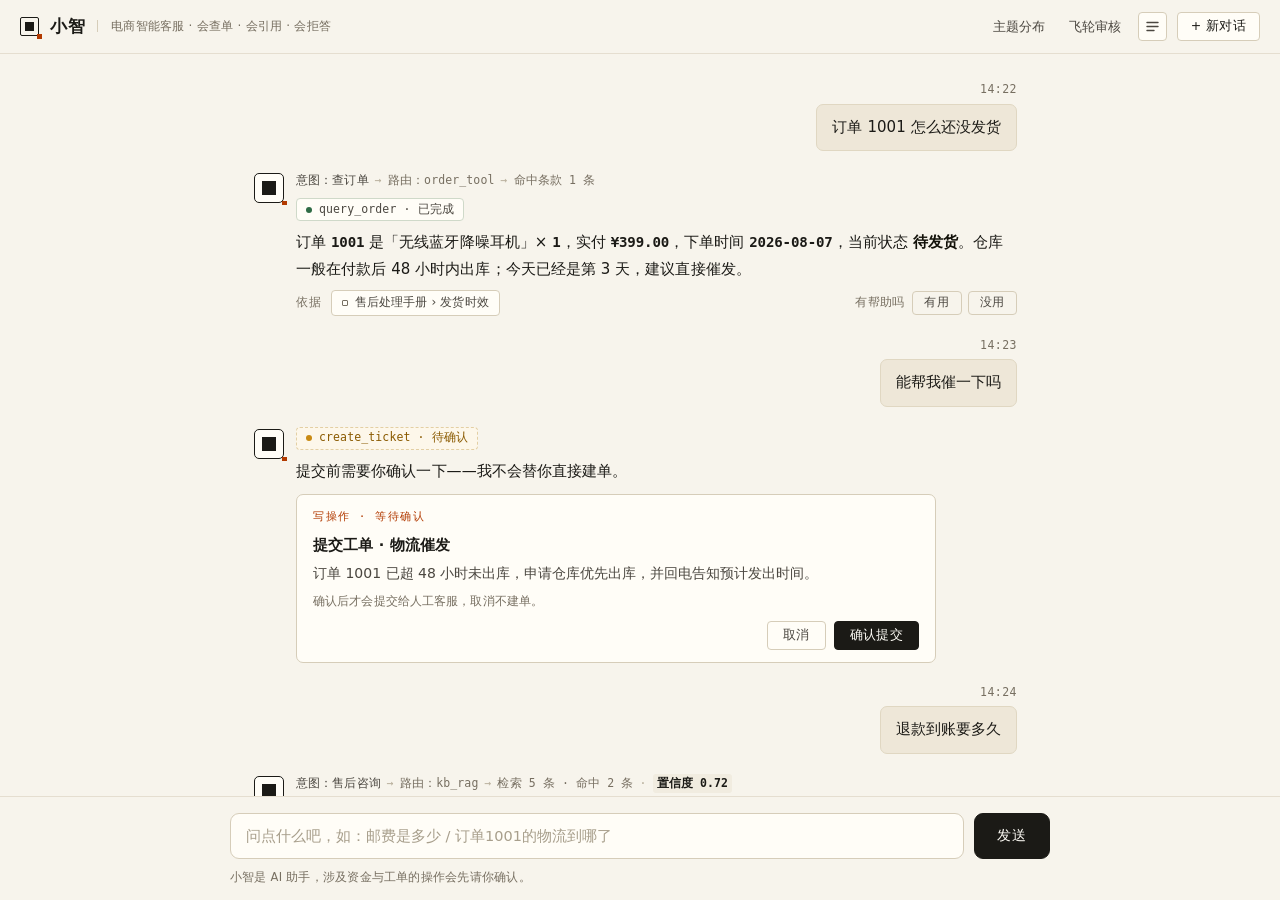
<file: design-demos/04-single-column.html>
<!DOCTYPE html>
<html lang="zh-CN">
<head>
<meta charset="UTF-8">
<meta name="viewport" content="width=device-width, initial-scale=1.0">
<title>小智 · 电商智能客服</title>
<style>
:root{
  --paper:#f7f4ec;
  --surface:#fffdf7;
  --fill:#eee7d8;
  --fill-line:#e0d7c2;
  --ink:#1b1a16;
  --ink2:#4b4740;
  --ink3:#776f61;
  --line:#e5ded0;
  --line2:#d6cdb9;
  --accent:#b23a00;
  --accent-soft:#fbece1;
  --accent-line:#edd6c6;
  --ok:#2f6b45;
  --run:#8a5a00;
  --mono:ui-monospace,"SF Mono",Consolas,"Cascadia Mono",monospace;
  --sans:"PingFang SC","Microsoft YaHei","Noto Sans SC",system-ui,-apple-system,sans-serif;
}
*{box-sizing:border-box;margin:0;padding:0}
html,body{height:100%}
body{
  background:var(--paper);color:var(--ink);
  font-family:var(--sans);font-size:15px;line-height:1.7;
  overflow:hidden;-webkit-font-smoothing:antialiased;
}
button{font-family:inherit;color:inherit;cursor:pointer}
.mono{font-family:var(--mono);font-variant-numeric:tabular-nums}

.app{height:100vh;display:grid;grid-template-rows:54px minmax(0,1fr) auto}

/* ═══════════ 顶栏：一条细线以上的克制 ═══════════ */
.topbar{
  display:flex;align-items:center;gap:14px;padding:0 20px;
  border-bottom:1px solid var(--line);background:var(--paper);
}
.brand{display:flex;align-items:center;gap:11px;min-width:0}
.mark{position:relative;width:19px;height:19px;border:1.5px solid var(--ink);border-radius:2px;flex:none}
.mark::before{content:"";position:absolute;inset:4px;background:var(--ink)}
.mark::after{content:"";position:absolute;right:-4px;bottom:-4px;width:5px;height:5px;background:var(--accent)}
.brand-name{font-size:17px;font-weight:600;letter-spacing:.06em;white-space:nowrap}
.brand-sub{
  font-size:12px;color:var(--ink3);letter-spacing:.02em;line-height:1;
  padding-left:13px;border-left:1px solid var(--line2);white-space:nowrap;
}
.top-right{margin-left:auto;display:flex;align-items:center;gap:10px}
.top-link{
  font-size:12.5px;color:var(--ink2);text-decoration:none;
  text-underline-offset:4px;padding:4px 7px;border-radius:3px;
  transition:background .14s,color .14s;
}
.top-link:hover{background:var(--fill);color:var(--accent)}
.icon-btn{
  width:29px;height:29px;display:grid;place-items:center;border:1px solid var(--line2);
  background:var(--surface);border-radius:4px;color:var(--ink2);line-height:1;
  transition:background .14s,border-color .14s,color .14s,transform .08s;
}
.icon-btn:hover{border-color:var(--ink);color:var(--ink);background:var(--fill)}
.icon-btn:active{transform:translateY(1px)}
.btn-ghost{
  height:29px;padding:0 13px;border:1px solid var(--line2);background:var(--surface);
  border-radius:4px;font-size:12.5px;letter-spacing:.03em;
  transition:background .14s,border-color .14s,color .14s,transform .08s;
}
.btn-ghost:hover{border-color:var(--ink);background:var(--ink);color:var(--surface)}
.btn-ghost:active{transform:translateY(1px)}

/* ═══════════ 对话区：单栏，一条干净的流 ═══════════ */
.stream{
  overflow-y:auto;overflow-x:hidden;
  padding:26px 24px 40px;
  display:flex;flex-direction:column;gap:20px;
  max-width:820px;width:100%;margin:0 auto;
  scrollbar-gutter:stable;
}
.stream::-webkit-scrollbar{width:9px}
.stream::-webkit-scrollbar-thumb{background:#ddd4c1;border-radius:9px;border:2px solid var(--paper)}
.stream::-webkit-scrollbar-thumb:hover{background:#cbbfa6}

.msg{display:flex;gap:12px;align-items:flex-start}
.msg.user{flex-direction:column;align-items:flex-end;gap:4px}

/* 头像：顶栏 mark 的缩小版，全站同一个记号 */
.avatar{
  flex:0 0 30px;width:30px;height:30px;margin-top:2px;
  border:1.5px solid var(--ink);border-radius:5px;background:var(--surface);
  position:relative;flex:none;
}
.avatar::before{content:"";position:absolute;inset:7px;background:var(--ink)}
.avatar::after{content:"";position:absolute;right:-3.5px;bottom:-3.5px;width:4.5px;height:4.5px;background:var(--accent)}

.col{min-width:0;flex:1;display:flex;flex-direction:column;gap:8px}
.t{font-family:var(--mono);font-size:11.5px;color:var(--ink3);letter-spacing:.04em}

/* 决策流：等宽一行，读起来像读数 */
.flow-line{
  display:flex;flex-wrap:wrap;align-items:center;gap:6px;
  font-family:var(--mono);font-size:11.5px;color:var(--ink3);letter-spacing:.01em;
}
.flow-line .t{margin-left:auto}
.flow-arrow{color:#b6ad99}
.flow-intent{color:var(--ink2)}
.conf{padding:0 4px;border-radius:3px;background:#f1ece0;color:var(--ink);font-weight:600}
.conf.low{background:var(--accent-soft);color:var(--accent);box-shadow:inset 0 0 0 1px var(--accent-line)}

/* 正文：不靠彩色气泡，靠排版分层 */
.bubble{font-size:15px;line-height:1.75;letter-spacing:.004em;color:var(--ink);word-break:break-word}
.bubble strong{font-weight:600;color:#121109}
.num{font-family:var(--mono);font-size:.94em;letter-spacing:-.01em;font-weight:600}
.msg.user .bubble{
  display:inline-block;max-width:600px;
  background:var(--fill);border:1px solid var(--fill-line);border-radius:7px;
  padding:9px 15px 10px;
}
.bubble.abstained{
  display:inline-block;max-width:640px;
  background:var(--surface);border:1px dashed var(--line2);border-radius:7px;
  padding:9px 15px 10px;color:var(--ink2);
}
.msg.system{align-self:center}
.msg.system .bubble{
  font-size:11.5px;color:var(--ink3);padding:3px 13px;
  border:1px solid var(--line2);border-radius:999px;background:var(--surface);
}

/* 工具徽章 */
.tool-badges{display:flex;flex-wrap:wrap;gap:6px}
.badge{
  display:inline-flex;align-items:center;gap:7px;height:23px;padding:0 9px;
  border:1px solid var(--line2);border-radius:4px;background:var(--surface);
  font-family:var(--mono);font-size:11.5px;color:var(--ink2);letter-spacing:.01em;
}
.badge .dot{width:6px;height:6px;border-radius:50%;background:var(--ink3);flex:none}
.badge.ok{border-color:#cfd9c9}
.badge.ok .dot{background:var(--ok)}
.badge.running{border-style:dashed;border-color:#e3cfa4;background:var(--run-soft,#fdf7ea);color:var(--run)}
.badge.running .dot{background:#c98a12;animation:blink 2.2s ease-in-out infinite}
.badge.fail{border-color:#e6c3b8;background:#fcf1ee;color:#8d3419}
.badge.fail .dot{background:#b4432a}
@keyframes blink{0%,100%{opacity:1}50%{opacity:.3}}

/* 来源 chips + 反馈：并成一行 meta，左边依据右边反馈 */
.meta-row{display:flex;align-items:center;justify-content:space-between;gap:12px;flex-wrap:wrap}
.source-list{display:flex;flex-wrap:wrap;align-items:center;gap:6px}
.source-list::before{
  content:"依据";font-size:11.5px;color:var(--ink3);letter-spacing:.12em;margin-right:2px;
}
.source-chip{
  display:inline-flex;align-items:center;gap:7px;height:26px;padding:0 10px;
  border:1px solid var(--line2);border-radius:4px;background:var(--surface);
  font-size:12px;color:var(--ink2);letter-spacing:.01em;
  transition:border-color .14s,color .14s,background .14s,transform .08s;
}
.source-chip:hover{border-color:var(--accent);color:var(--accent);background:#fdf7f2}
.source-chip:active{transform:translateY(1px)}
.chip-mark{width:6px;height:6px;border:1px solid var(--ink3);border-radius:1px;flex:none}
.source-chip:hover .chip-mark{border-color:var(--accent)}

/* 引用角标：句中脚注 */
.cite{
  font-family:var(--mono);font-size:12px;line-height:1.1;vertical-align:3px;
  padding:1px 4px;margin:0 2px;border:1px solid var(--accent-line);border-radius:3px;
  background:var(--accent-soft);color:var(--accent);letter-spacing:0;
  transition:background .13s,color .13s,border-color .13s;
}
.cite:hover{background:var(--accent);border-color:var(--accent);color:#fff}

/* 反馈 */
.feedback{display:flex;align-items:center;gap:6px;margin-left:auto}
.fb-q{font-size:11.5px;color:var(--ink3);letter-spacing:.02em;margin-right:2px}
.fb-btn{
  height:24px;padding:0 11px;border:1px solid var(--line2);background:transparent;
  border-radius:4px;font-size:11.5px;color:var(--ink2);letter-spacing:.06em;
  transition:background .13s,border-color .13s,color .13s,transform .08s;
}
.fb-btn:hover{border-color:var(--ink);color:var(--ink);background:var(--surface)}
.fb-btn:active{transform:translateY(1px)}
.fb-btn.active{background:var(--accent);border-color:var(--accent);color:#fff}
.fb-btn.locked{opacity:.4;cursor:default;border-style:dashed}
.fb-btn.locked:hover{background:transparent;color:var(--ink2);border-color:var(--line2)}
.feedback-done{font-size:11.5px;color:var(--ok);letter-spacing:.02em}

/* 确认卡 */
.confirm-card{
  margin-top:2px;max-width:640px;padding:13px 16px 12px;
  border:1px solid var(--line2);border-radius:7px;background:var(--surface);
  transition:border-color .2s,background .2s;
}
.confirm-card .kicker{
  font-family:var(--mono);font-size:11px;color:var(--accent);letter-spacing:.14em;
  display:block;margin-bottom:6px;
}
.confirm-card[data-state="approve"] .kicker{color:var(--ok)}
.confirm-card[data-state="reject"] .kicker{color:var(--ink3)}
.confirm-title{font-size:14.5px;font-weight:600;letter-spacing:.01em;margin-bottom:5px}
.confirm-desc{font-size:14px;line-height:1.65;color:var(--ink2);margin-bottom:7px}
.confirm-note{font-family:var(--mono);font-size:11.5px;color:var(--ink3);letter-spacing:.01em;line-height:1.6}
.confirm-actions{display:flex;justify-content:flex-end;gap:8px;margin-top:10px}
.confirm-btn{
  height:29px;padding:0 15px;border:1px solid var(--line2);background:var(--surface);
  border-radius:4px;font-size:12.5px;letter-spacing:.03em;color:var(--ink2);
  transition:background .14s,color .14s,border-color .14s,transform .08s;
}
.confirm-btn:hover{border-color:var(--ink);color:var(--ink)}
.confirm-btn:active{transform:translateY(1px)}
.confirm-btn.primary{background:var(--ink);border-color:var(--ink);color:var(--surface)}
.confirm-btn.primary:hover{background:var(--accent);border-color:var(--accent)}
.confirm-btn:disabled{cursor:default;opacity:.5}
.confirm-btn:disabled:hover{background:var(--surface);color:var(--ink2);border-color:var(--line2)}
.confirm-btn.primary:disabled:hover{background:var(--ink);border-color:var(--ink)}

/* 操作按钮 */
.actions{display:flex;gap:8px}
.action-btn{
  height:29px;padding:0 15px;border:1px solid var(--ink);background:transparent;
  border-radius:4px;font-size:12.5px;letter-spacing:.04em;color:var(--ink);
  transition:background .14s,color .14s,border-color .14s,transform .08s;
}
.action-btn:hover{background:var(--ink);color:var(--surface)}
.action-btn:active{transform:translateY(1px)}
.action-btn.primary{background:var(--ink);color:var(--surface)}
.action-btn.primary:hover{background:var(--accent);border-color:var(--accent)}

/* ═══════════ 输入区：一枚大圆角输入条 ═══════════ */
.composer{border-top:1px solid var(--line);background:var(--paper);padding:16px 24px 12px}
.input-row{max-width:820px;margin:0 auto;display:flex;gap:10px;align-items:center}
#input{
  flex:1;height:46px;border:1px solid var(--line2);border-radius:9px;
  background:var(--surface);padding:0 15px;font-size:14.5px;font-family:inherit;
  color:var(--ink);outline:none;transition:border-color .15s,box-shadow .15s;
}
#input::placeholder{color:#a89f8c}
#input:focus{border-color:var(--ink);box-shadow:0 0 0 3px rgba(27,26,22,.06)}
#send{
  height:46px;padding:0 22px;border:1px solid var(--ink);border-radius:9px;
  background:var(--ink);color:var(--surface);font-size:14px;letter-spacing:.06em;
  transition:background .15s,border-color .15s,transform .08s;
}
#send:hover{background:var(--accent);border-color:var(--accent)}
#send:active{transform:translateY(1px)}
.composer-note{
  max-width:820px;margin:9px auto 0;display:flex;justify-content:space-between;gap:12px;
  font-size:11.5px;color:var(--ink3);letter-spacing:.02em;
}

/* ═══════════ 抽屉：会话列表 / 来源原文（默认收起） ═══════════ */
.scrim{
  position:fixed;inset:0;background:rgba(27,26,22,.14);
  opacity:0;visibility:hidden;transition:opacity .16s,visibility .16s;z-index:40;
}
.scrim.on{opacity:1;visibility:visible}
.drawer{
  position:fixed;top:0;bottom:0;width:min(360px,92vw);z-index:50;
  background:var(--surface);display:flex;flex-direction:column;
  transition:transform .2s ease;
}
#conv-drawer{left:0;border-right:1px solid var(--line2);transform:translateX(-101%)}
#source-panel{right:0;border-left:1px solid var(--line2);transform:translateX(101%)}
#conv-drawer.open,#source-panel.open{transform:none}
.drawer-head{
  display:flex;align-items:center;justify-content:space-between;gap:10px;
  padding:14px 16px;border-bottom:1px solid var(--line);flex:none;
}
.drawer-title{font-size:14px;font-weight:600;letter-spacing:.04em}
.drawer-close{
  width:26px;height:26px;display:grid;place-items:center;border:1px solid var(--line2);
  background:transparent;border-radius:4px;color:var(--ink3);line-height:1;
  transition:border-color .14s,color .14s,transform .08s;
}
.drawer-close:hover{border-color:var(--ink);color:var(--ink)}
.drawer-close:active{transform:translateY(1px)}
.drawer-body{overflow-y:auto;padding:12px;flex:1}

.conv-item{
  position:relative;display:block;width:100%;text-align:left;
  padding:10px 12px;border:1px solid transparent;border-radius:6px;
  background:transparent;transition:background .13s,border-color .13s;
}
.conv-item:hover{background:var(--paper);border-color:var(--line)}
.conv-item.active{background:var(--paper);border-color:var(--line2)}
.conv-top{display:flex;align-items:baseline;gap:8px}
.conv-num{font-family:var(--mono);font-size:11.5px;color:var(--ink3);letter-spacing:.06em;flex:none}
.conv-item.active .conv-num{color:var(--accent)}
.conv-title{font-size:13.5px;line-height:1.45;color:var(--ink);font-weight:500}
.conv-meta{display:flex;align-items:center;gap:8px;margin-top:5px}
.conv-time{font-family:var(--mono);font-size:11px;color:var(--ink3);letter-spacing:.02em}
.conv-tag{
  padding:0 6px;border-radius:3px;font-size:11px;line-height:1.6;letter-spacing:.04em;
  border:1px solid var(--line2);color:var(--ink2);
}
.conv-tag.warn{border-color:var(--accent-line);color:var(--accent);background:var(--accent-soft)}
.conv-foot{
  flex:none;padding:10px 14px;border-top:1px solid var(--line);
  font-family:var(--mono);font-size:11px;color:var(--ink3);letter-spacing:.08em;
}

/* 来源原文面板 */
.src-where{font-size:13.5px;font-weight:600;color:var(--accent);letter-spacing:.01em;margin-bottom:10px}
.src-block{border:1px solid var(--line);border-radius:6px;background:var(--paper);padding:11px 13px;margin-bottom:10px}
.src-q{font-size:12.5px;color:var(--ink2);margin-bottom:6px}
.src-a{font-size:13.5px;line-height:1.75;color:var(--ink);white-space:pre-wrap}
.src-meta{font-family:var(--mono);font-size:11.5px;color:var(--ink3);letter-spacing:.02em;line-height:1.8}
.src-empty{font-size:13px;color:var(--ink3);padding:20px 4px;text-align:center}

@media (max-width:720px){
  .brand-sub,.composer-note .right{display:none}
  .stream{padding:20px 16px 32px}
  .msg.user .bubble{max-width:88%}
}
</style>
</head>
<body>

<div class="app">

  <!-- ═══════════ 顶栏 ═══════════ -->
  <header class="topbar">
    <div class="brand">
      <span class="mark"></span>
      <span class="brand-name">小智</span>
      <span class="brand-sub">电商智能客服 · 会查单 · 会引用 · 会拒答</span>
    </div>
    <div class="top-right">
      <a class="top-link" href="/admin/topics">主题分布</a>
      <a class="top-link" href="/admin/review">飞轮审核</a>
      <button class="icon-btn" id="conv-toggle" title="会话列表" aria-label="会话列表">
        <svg width="13" height="11" viewBox="0 0 13 11" fill="none"><path d="M1 1.5h11M1 5.5h11M1 9.5h7" stroke="currentColor" stroke-width="1.4" stroke-linecap="round"/></svg>
      </button>
      <button class="btn-ghost" id="new-chat">+ 新对话</button>
    </div>
  </header>

  <!-- ═══════════ 对话流 ═══════════ -->
  <main class="stream" id="messages" aria-live="polite">

    <div class="msg user">
      <span class="t">14:22</span>
      <div class="bubble">订单 1001 怎么还没发货</div>
    </div>

    <div class="msg assistant">
      <div class="avatar"></div>
      <div class="col">
        <div class="flow-line">
          <span class="flow-intent">意图：查订单</span><span class="flow-arrow">→</span>
          <span>路由：order_tool</span><span class="flow-arrow">→</span>
          <span>命中条款 1 条</span>
        </div>
        <div class="tool-badges">
          <span class="badge ok"><span class="dot"></span>query_order · 已完成</span>
        </div>
        <div class="bubble">订单 <span class="num">1001</span> 是「无线蓝牙降噪耳机」× <span class="num">1</span>，实付 <span class="num">¥399.00</span>，下单时间 <span class="num">2026-08-07</span>，当前状态 <strong>待发货</strong>。仓库一般在付款后 48 小时内出库；今天已经是第 3 天，建议直接催发。</div>
        <div class="meta-row">
          <div class="source-list">
            <button class="source-chip" data-src="1a"><span class="chip-mark"></span>售后处理手册 › 发货时效</button>
          </div>
          <div class="feedback">
            <span class="fb-q">有帮助吗</span>
            <button class="fb-btn">有用</button>
            <button class="fb-btn">没用</button>
          </div>
        </div>
      </div>
    </div>

    <div class="msg user">
      <span class="t">14:23</span>
      <div class="bubble">能帮我催一下吗</div>
    </div>

    <div class="msg assistant">
      <div class="avatar"></div>
      <div class="col">
        <div class="tool-badges">
          <span class="badge running"><span class="dot"></span>create_ticket · 待确认</span>
        </div>
        <div class="bubble">提交前需要你确认一下——我不会替你直接建单。</div>
        <div class="confirm-card" id="confirm-1" data-state="pending">
          <span class="kicker">写操作 · 等待确认</span>
          <div class="confirm-title">提交工单 · 物流催发</div>
          <div class="confirm-desc">订单 1001 已超 48 小时未出库，申请仓库优先出库，并回电告知预计发出时间。</div>
          <p class="confirm-note">确认后才会提交给人工客服，取消不建单。</p>
          <div class="confirm-actions">
            <button class="confirm-btn" data-act="reject">取消</button>
            <button class="confirm-btn primary" data-act="approve">确认提交</button>
          </div>
        </div>
      </div>
    </div>

    <div class="msg user">
      <span class="t">14:24</span>
      <div class="bubble">退款到账要多久</div>
    </div>

    <div class="msg assistant">
      <div class="avatar"></div>
      <div class="col">
        <div class="flow-line">
          <span class="flow-intent">意图：售后咨询</span><span class="flow-arrow">→</span>
          <span>路由：kb_rag</span><span class="flow-arrow">→</span>
          <span class="flow-node hit">检索 5 条 · 命中 2 条</span><span class="flow-arrow">·</span>
          <span class="conf">置信度 0.72</span>
        </div>
        <div class="bubble">退货退款在仓库<strong>验收通过后 3 个工作日内</strong>发起退款<button class="cite" data-src="1">1</button>；到账时间看支付渠道，原路退回微信 / 支付宝一般 <span class="num">1–3</span> 个工作日，银行卡 <span class="num">3–7</span> 个工作日<button class="cite" data-src="2">2</button>。客服侧只说明发起时效，不承诺具体到账日期。</div>
        <div class="meta-row">
          <div class="source-list">
            <button class="source-chip" data-src="1"><span class="chip-mark"></span>售后处理手册 › 工单类型与时效</button>
            <button class="source-chip" data-src="2"><span class="chip-mark"></span>售后处理手册 › 退货流程</button>
          </div>
          <div class="feedback">
            <span class="fb-q">有帮助吗</span>
            <button class="fb-btn">有用</button>
            <button class="fb-btn">没用</button>
          </div>
        </div>
      </div>
    </div>

    <div class="msg user">
      <span class="t">14:26</span>
      <div class="bubble">那双十一买的东西也能这样退吗</div>
    </div>

    <div class="msg assistant">
      <div class="avatar"></div>
      <div class="col">
        <div class="flow-line">
          <span class="flow-intent">意图：售后咨询</span><span class="flow-arrow">→</span>
          <span>路由：kb_rag</span><span class="flow-arrow">→</span>
          <span class="flow-node hit">检索 5 条 · 命中 0 条</span><span class="flow-arrow">·</span>
          <span class="conf low">置信度 0.31</span>
        </div>
        <div class="bubble abstained">这一点我查不到确切条款——大促期间的退换规则和日常不同，知识库里还没有这一条。已经记下来交给人工补充，你可以先转人工确认。</div>
        <div class="actions">
          <button class="action-btn primary">转人工</button>
        </div>
      </div>
    </div>

  </main>

  <!-- ═══════════ 输入区 ═══════════ -->
  <footer class="composer">
    <div class="input-row">
      <input id="input" type="text" placeholder="问点什么吧，如：邮费是多少 / 订单1001的物流到哪了" autocomplete="off" />
      <button id="send">发送</button>
    </div>
    <div class="composer-note">
      <span>小智是 AI 助手，涉及资金与工单的操作会先请你确认。</span>
    </div>
  </footer>

</div>

<!-- ═══════════ 会话抽屉（默认收起） ═══════════ -->
<div class="scrim" id="scrim"></div>
<aside class="drawer" id="conv-drawer" aria-label="会话列表">
  <div class="drawer-head">
    <span class="drawer-title">会话</span>
    <button class="drawer-close" data-close="conv" title="关闭">✕</button>
  </div>
  <div class="drawer-body">
    <button class="conv-item active">
      <span class="conv-top"><span class="conv-num">01</span><span class="conv-title">订单 1001 怎么还没发货</span></span>
      <span class="conv-meta"><span class="conv-time">今天 14:22</span><span class="conv-tag warn">进行中</span></span>
    </button>
    <button class="conv-item">
      <span class="conv-top"><span class="conv-num">02</span><span class="conv-title">退款到账要多久</span></span>
      <span class="conv-meta"><span class="conv-time">今天 11:40</span></span>
    </button>
    <button class="conv-item">
      <span class="conv-top"><span class="conv-num">03</span><span class="conv-title">尺码不合适能换吗</span></span>
      <span class="conv-meta"><span class="conv-time">昨天 20:15</span></span>
    </button>
    <button class="conv-item">
      <span class="conv-top"><span class="conv-num">04</span><span class="conv-title">帮我改一下收货地址</span></span>
      <span class="conv-meta"><span class="conv-time">昨天 09:03</span><span class="conv-tag">已转人工</span></span>
    </button>
  </div>
  <div class="conv-foot">最近 4 轮会话</div>
</aside>

<!-- ═══════════ 来源原文抽屉（默认收起） ═══════════ -->
<aside class="drawer" id="source-panel" aria-label="来源原文">
  <div class="drawer-head">
    <span class="drawer-title">来源原文</span>
    <button class="drawer-close" data-close="source" title="关闭">✕</button>
  </div>
  <div class="drawer-body" id="source-body">
    <p class="src-empty">点答案里的引用角标或来源，看它依据的原始条款。</p>
  </div>
</aside>

<script>
(function(){
  var scrim = document.getElementById('scrim');
  var convDrawer = document.getElementById('conv-drawer');
  var sourceDrawer = document.getElementById('source-panel');
  var stream = document.getElementById('messages');

  var SOURCES = {
    '1a': {where:'售后处理手册 › 发货时效', q:'问：付款后多久发货', a:'仓库在付款后 48 小时内出库；超 48 小时未出库的订单自动进入催发队列，由客服在 2 小时内跟进处理。', meta:'命中相似度 0.72 · 知识块 #2 · vector_id 2'},
    '1': {where:'售后处理手册 › 工单类型与时效', q:'问：退货退款多久能到账', a:'退货退款：2 小时内响应；到仓验收通过后 3 个工作日内退款；需要寄回商品；超 3 个工作日未完结自动升级。', meta:'命中相似度 0.72 · 知识块 #2 · vector_id 2'},
    '2': {where:'售后处理手册 › 退货流程', q:'问：退款到账时间由什么决定', a:'用户发起退货申请后，客服必须在 2 小时内完成审核。验收通过即触发退款流程；客服不得向用户承诺具体到账日期，只说明退款发起时效与影响到账时长的因素。', meta:'命中相似度 0.68 · 知识块 #4 · vector_id 4'}
  };

  function open(d){ d.classList.add('open'); scrim.classList.add('on'); }
  function closeAll(){ convDrawer.classList.remove('open'); sourceDrawer.classList.remove('open'); scrim.classList.remove('on'); }

  document.getElementById('conv-toggle').addEventListener('click', function(){
    sourceDrawer.classList.remove('open');
    convDrawer.classList.contains('open') ? closeAll() : open(convDrawer);
  });
  scrim.addEventListener('click', closeAll);
  document.querySelectorAll('.drawer-close').forEach(function(b){
    b.addEventListener('click', closeAll);
  });
  document.addEventListener('keydown', function(e){ if (e.key === 'Escape') closeAll(); });

  function showSource(key){
    var s = SOURCES[key];
    var body = document.getElementById('source-body');
    if (!s) { body.innerHTML = '<p class="src-empty">这条引用没有对应原文。</p>'; }
    else {
      body.innerHTML =
        '<div class="src-where">' + s.where + '</div>' +
        '<div class="src-block"><div class="src-q">' + s.q + '</div><div class="src-a">' + s.a + '</div></div>' +
        '<div class="src-meta">' + s.meta + '</div>';
    }
    convDrawer.classList.remove('open');
    open(sourceDrawer);
  }
  document.querySelectorAll('[data-src]').forEach(function(el){
    el.addEventListener('click', function(){ showSource(el.getAttribute('data-src')); });
  });

  document.querySelectorAll('.feedback').forEach(function(fb){
    var btns = fb.querySelectorAll('.fb-btn');
    btns.forEach(function(b){
      b.addEventListener('click', function(){
        if (b.classList.contains('locked')) return;
        btns.forEach(function(x){ x.classList.add('locked'); x.remove('active'); });
        b.classList.add('active');
        var done = document.createElement('span');
        done.className = 'feedback-done';
        done.textContent = '已记录，谢谢';
        fb.appendChild(done);
      });
    });
  });

  var card = document.getElementById('confirm-1');
  card.querySelectorAll('.confirm-btn').forEach(function(b){
    b.addEventListener('click', function(){
      var approve = b.getAttribute('data-act') === 'approve';
      card.setAttribute('data-state', approve ? 'approve' : 'reject');
      card.querySelector('.kicker').textContent = approve ? '已确认 · 正在提交' : '已取消 · 不提交工单';
      card.querySelector('.confirm-note').textContent = approve
        ? '工单已提交给人工客服，预计 2 小时内响应。'
        : '已取消，本次不会创建任何工单。';
      card.querySelectorAll('.confirm-btn').forEach(function(x){ x.disabled = true; });
    });
  });

  document.getElementById('new-chat').addEventListener('click', function(){
    var sys = document.createElement('div');
    sys.className = 'msg system';
    sys.innerHTML = '<div class="bubble">已开始新会话 · 历史在左侧会话列表</div>';
    stream.appendChild(sys);
    sys.scrollIntoView({behavior:'smooth', block:'end'});
  });

  document.getElementById('send').addEventListener('click', function(){
    var input = document.getElementById('input');
    if (!input.value.trim()) return;
    var m = document.createElement('div');
    m.className = 'msg user';
    m.innerHTML = '<span class="t mono">刚刚</span><div class="bubble"></div>';
    m.querySelector('.bubble').textContent = input.value;
    stream.appendChild(m);
    input.value = '';
    m.scrollIntoView({behavior:'smooth', block:'end'});
  });
  document.getElementById('input').addEventListener('keydown', function(e){
    if (e.key === 'Enter') document.getElementById('send').click();
  });
})();
</script>
</body>
</html>
</file>
